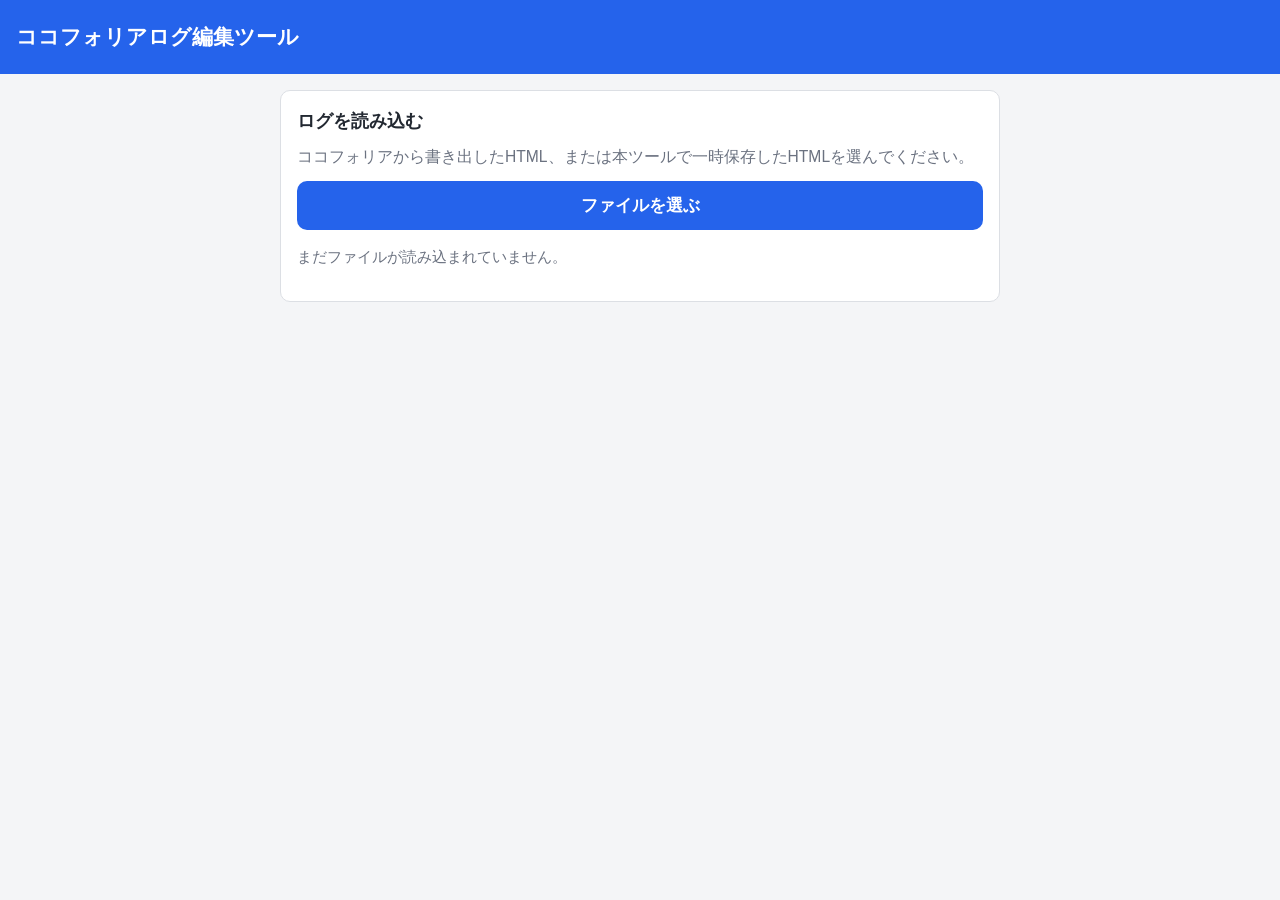
<file: index.html>
<!DOCTYPE html>
<html lang="ja">
<head>
<meta charset="UTF-8" />
<meta name="viewport" content="width=device-width, initial-scale=1.0, maximum-scale=1.0" />
<meta http-equiv="Content-Security-Policy" content="default-src 'none'; script-src 'self'; style-src 'self' 'unsafe-inline'; img-src 'self' data:; base-uri 'none'; form-action 'none'" />
<title>ココフォリアログ編集ツール</title>
<link rel="icon" href="L.png" />
<link rel="apple-touch-icon" href="L.png" />
<link rel="stylesheet" href="style.css?v=10" />
</head>
<body>

<header class="app-header">
  <h1>ココフォリアログ編集ツール</h1>
</header>

<button type="button" class="app-header__menu-btn" id="btn-sidebar-open" hidden aria-label="ツールメニューを開く">
  ☰
  <span class="app-header__menu-badge" id="sidebar-filter-dot" hidden></span>
</button>

<div class="layout">

  <div class="sidebar-backdrop" id="sidebar-backdrop" hidden></div>
  <aside class="sidebar" id="sidebar" hidden>
    <div class="sidebar__header">
      <span class="sidebar__title">ツール</span>
      <button type="button" class="bottom-bar__icon-btn" id="btn-sidebar-close" aria-label="メニューを閉じる">×</button>
    </div>

    <button type="button" class="btn btn--primary btn--block sidebar__first-btn" id="btn-save-temp">一時保存（HTML）</button>
    <button type="button" class="btn btn--secondary btn--block" id="btn-share-temp" hidden>共有して保存（保存先を選ぶ）</button>
    <p class="export-status" id="save-temp-status"></p>

    <div class="sidebar__section">
      <h3 class="sidebar__section-title">書き出す</h3>
      <label class="field filter-field">
        <span class="field__label">書き出し形式</span>
        <select id="export-format-select">
          <option value="markdown">Markdown（Notion向け）</option>
          <option value="text">テキスト（.txt）</option>
          <option value="preview-html">プレビュー用HTML（Notion貼り付け用）</option>
        </select>
      </label>
      <p class="sidebar__section-desc" id="export-format-note"></p>
      <button type="button" class="btn btn--secondary btn--block" id="btn-manage-preview-roles">KP/PL表示を設定</button>
      <button type="button" class="btn btn--secondary btn--block" id="btn-copy-export">コピー</button>
      <button type="button" class="btn btn--primary btn--block" id="btn-download-export">ダウンロード</button>
      <p class="export-status" id="export-status"></p>
    </div>

    <div class="sidebar__section">
      <h3 class="sidebar__section-title">その他の操作</h3>
      <button type="button" class="btn btn--secondary btn--block" id="btn-manage-speaker-colors">発言者を管理する（名前・色・表示方法・画像）</button>
      <button type="button" class="btn btn--secondary btn--block" id="btn-import-preview">旧プレビューの編集内容を取り込む</button>
      <input type="file" id="import-preview-input" accept=".html,text/html" hidden />
      <button type="button" class="btn btn--danger btn--block" id="btn-delete-empty">本文が空の発言をまとめて削除</button>
    </div>

    <div class="sidebar__section">
      <h3 class="sidebar__section-title">絞り込み</h3>
      <p class="sidebar__section-desc" id="filter-summary">すべて表示中</p>
      <label class="field filter-field">
        <span class="field__label">発言者で絞り込む</span>
        <select id="speaker-filter-select">
          <option value="all">すべての発言者</option>
        </select>
      </label>

      <label class="field filter-field">
        <span class="field__label">表示するダイスロール判定</span>
        <select id="filter-select">
          <option value="all">すべて表示</option>
          <option value="dice">ダイスロールのみ</option>
          <option value="dice-success">ダイスロール：成功系のみ（クリティカル/イクストリーム成功/ハード成功/レギュラー成功/成功）</option>
          <option value="dice-failure">ダイスロール：失敗系のみ（失敗/ファンブル）</option>
          <option value="talk">ダイスロール以外（会話のみ）</option>
        </select>
      </label>
    </div>

    <div class="sidebar__section" id="load-collapsed" hidden>
      <h3 class="sidebar__section-title">ファイル</h3>
      <p class="sidebar__section-desc" id="load-collapsed-text"></p>
      <button type="button" class="btn btn--secondary btn--block" id="btn-load-expand">別のファイルを読み込む</button>
    </div>

    <div class="sidebar__section">
      <a class="btn btn--secondary btn--block" href="manual.html" target="_blank" rel="noopener">📖 取扱説明書を開く</a>
    </div>
  </aside>

  <main>

    <!-- 読み込みエリア -->
    <section class="panel" id="section-load">
      <div id="load-full">
        <h2 class="panel__title">ログを読み込む</h2>
        <p class="panel__desc">ココフォリアから書き出したHTML、または本ツールで一時保存したHTMLを選んでください。</p>

        <div class="restore-notice" id="restore-notice" hidden>
          <p class="restore-notice__title">編集途中の内容が残っています（最新5件まで自動保存）</p>
          <ul class="restore-list" id="restore-list"></ul>
        </div>

        <label class="btn btn--primary btn--block" for="file-input">ファイルを選ぶ</label>
        <input type="file" id="file-input" accept=".html,text/html" hidden />
        <p class="load-status" id="load-status">まだファイルが読み込まれていません。</p>
        <button type="button" class="btn btn--secondary btn--block load-cancel" id="btn-load-cancel" hidden>キャンセル（編集中のログに戻る）</button>
      </div>
    </section>

    <!-- 編集エリア -->
    <section class="panel" id="section-editor" hidden>
      <h2 class="panel__title">発言を編集する</h2>

      <p class="filter-note" id="filter-note" hidden>※ 絞り込み中は並べ替え・追加ができません。「すべて表示」に戻すとご利用いただけます。</p>

      <p class="msg-count" id="msg-count"></p>
      <p class="panel__desc">発言をタップして選択すると、画面下部に操作ボタンが表示されます。ダブルタップ（ダブルクリック）ですぐに編集画面が開きます。</p>

      <div id="message-list" class="message-list"></div>
    </section>

  </main>

</div>

<!-- 発言 追加・編集パネル（オーバーレイ） -->
<div class="overlay" id="msg-overlay" hidden>
  <div class="overlay__backdrop" id="msg-overlay-backdrop"></div>
  <div class="overlay__sheet" role="dialog" aria-modal="true" aria-labelledby="msg-form-title">
    <h3 id="msg-form-title">発言を編集</h3>

    <form id="msg-form">
      <label class="field">
        <span class="field__label">タブ</span>
        <select id="field-tab-select">
          <option value="__new__">＋ 新しいタブを追加する</option>
        </select>
      </label>

      <div id="new-tab-block" class="new-speaker-block" hidden>
        <label class="field">
          <span class="field__label">新しいタブ名</span>
          <input type="text" id="field-tab-name" placeholder="[main]" />
        </label>
      </div>

      <label class="field">
        <span class="field__label">発言者</span>
        <select id="field-speaker-select">
          <option value="__new__">＋ 新しい発言者を登録する</option>
        </select>
      </label>

      <div id="new-speaker-block" class="new-speaker-block" hidden>
        <label class="field">
          <span class="field__label">新しい発言者名</span>
          <input type="text" id="field-speaker-name" placeholder="発言者名を入力" />
        </label>
        <div class="field">
          <span class="field__label">色を選ぶ</span>
          <div class="color-swatches" id="color-swatches"></div>
        </div>
        <label class="field">
          <span class="field__label">カラーコード（任意）</span>
          <input type="text" id="field-speaker-color" placeholder="#03a9f4" />
        </label>
      </div>

      <div id="icon-field-block" class="new-speaker-block" hidden>
        <span class="field__label">表情差分（アイコン）</span>
        <div class="icon-picker" id="icon-picker-list"></div>
        <label class="btn btn--secondary btn--small" for="field-icon-upload">＋ 新しい画像を追加</label>
        <input type="file" id="field-icon-upload" accept="image/*" hidden />
      </div>

      <label class="field">
        <span class="field__label">本文</span>
        <textarea id="field-text" rows="5" placeholder="発言の本文" required></textarea>
      </label>

      <label class="field field--checkbox">
        <input type="checkbox" id="field-dice" />
        <span class="field__label">ダイスロールとして扱う</span>
      </label>

      <div class="overlay__actions">
        <button type="button" class="btn btn--secondary btn--block" id="btn-cancel-msg">キャンセル</button>
        <button type="submit" class="btn btn--primary btn--block" id="btn-submit-msg">保存する</button>
      </div>
    </form>
  </div>
</div>

<!-- 発言者管理パネル（色・キャラクター発言/地の文・表情差分画像、オーバーレイ） -->
<div class="overlay" id="speaker-color-overlay" hidden>
  <div class="overlay__backdrop" id="speaker-color-overlay-backdrop"></div>
  <div class="overlay__sheet" role="dialog" aria-modal="true" aria-labelledby="speaker-color-title">
    <h3 id="speaker-color-title">発言者を管理する</h3>
    <p class="panel__desc">発言者ごとに、名前・色・表示方法（キャラクター発言／地の文）・表情差分画像をまとめて管理します。「キャラクター発言」を選ぶとアイコンから吹き出しが出る表示になり、「地の文」を選ぶと画像は使わず従来通りの表示になります。</p>
    <div id="speaker-color-list" class="speaker-color-list"></div>
    <button type="button" class="btn btn--secondary btn--block" id="btn-close-speaker-colors">閉じる</button>
  </div>
</div>

<!-- 表情差分画像の拡大表示（オーバーレイ） -->
<div class="overlay" id="image-preview-overlay" hidden>
  <div class="overlay__backdrop" id="image-preview-overlay-backdrop"></div>
  <div class="overlay__sheet overlay__sheet--image" role="dialog" aria-modal="true" aria-label="画像を拡大表示">
    <img id="image-preview-img" class="image-preview__img" alt="表情差分の拡大表示" />
    <p class="panel__desc">元画像は小さいため、拡大するとぼやけて表示されます。はっきり見せたい場合は「差し替える」からより解像度の高い画像に変更してください。</p>
    <button type="button" class="btn btn--secondary btn--block" id="btn-close-image-preview">閉じる</button>
  </div>
</div>

<!-- プレビュー用HTMLのKP/PL表示設定パネル（オーバーレイ） -->
<div class="overlay" id="preview-role-overlay" hidden>
  <div class="overlay__backdrop" id="preview-role-overlay-backdrop"></div>
  <div class="overlay__sheet" role="dialog" aria-modal="true" aria-labelledby="preview-role-title">
    <h3 id="preview-role-title">KP/PL表示を設定</h3>
    <p class="panel__desc">書き出し（Markdown・テキスト・プレビュー用HTML）でKP・PLとして扱う発言者を選んでください（それぞれ複数選択可）。どちらも選ばなかった発言者は、個別のキャラクターとして扱われます。</p>
    <div id="preview-role-list" class="preview-role-list"></div>
    <button type="button" class="btn btn--secondary btn--block" id="btn-close-preview-roles">閉じる</button>
  </div>
</div>

<!-- 選択中の発言に対する操作バー（画面下部に固定） -->
<div class="bottom-bar" id="bottom-bar" hidden>
  <div class="bottom-bar__row1" id="bottom-bar-row1">
    <span class="bottom-bar__label" id="bottom-bar-label"></span>
    <button type="button" class="bottom-bar__icon-btn" id="btn-bottom-bar-toggle" aria-label="操作パネルを開閉する">▾</button>
    <button type="button" class="bottom-bar__icon-btn" id="btn-bottom-bar-close" aria-label="選択を解除する">×</button>
  </div>
  <div class="action-grid" id="bottom-bar-actions">
    <button type="button" class="btn btn--secondary btn--small" id="bar-action-up">↑ 上へ</button>
    <button type="button" class="btn btn--secondary btn--small" id="bar-action-down">↓ 下へ</button>
    <button type="button" class="btn btn--secondary btn--small" id="bar-action-edit">編集</button>
    <button type="button" class="btn btn--danger btn--small" id="bar-action-delete">削除</button>
    <button type="button" class="btn btn--secondary btn--small btn--full" id="bar-action-insert-below">＋ この下に発言を追加</button>
  </div>
</div>

<script src="app.js?v=12"></script>
</body>
</html>
</file>
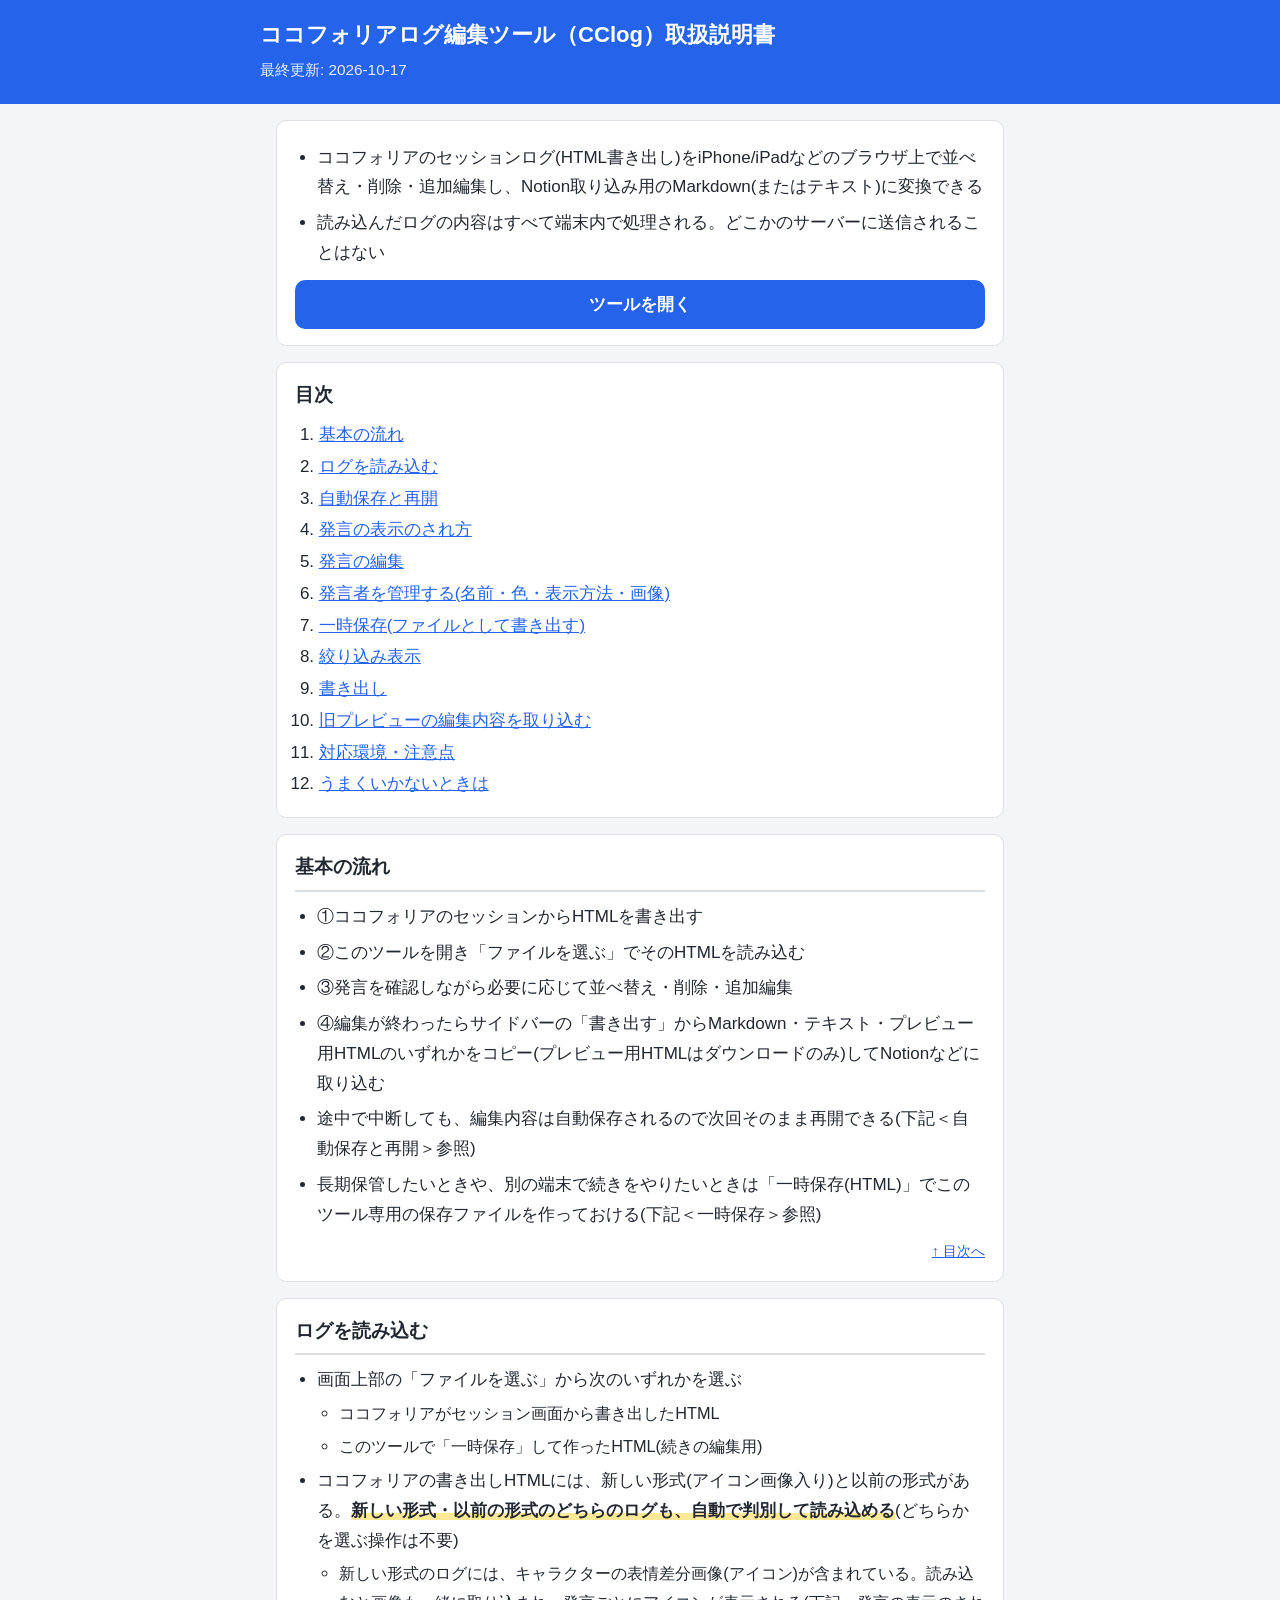
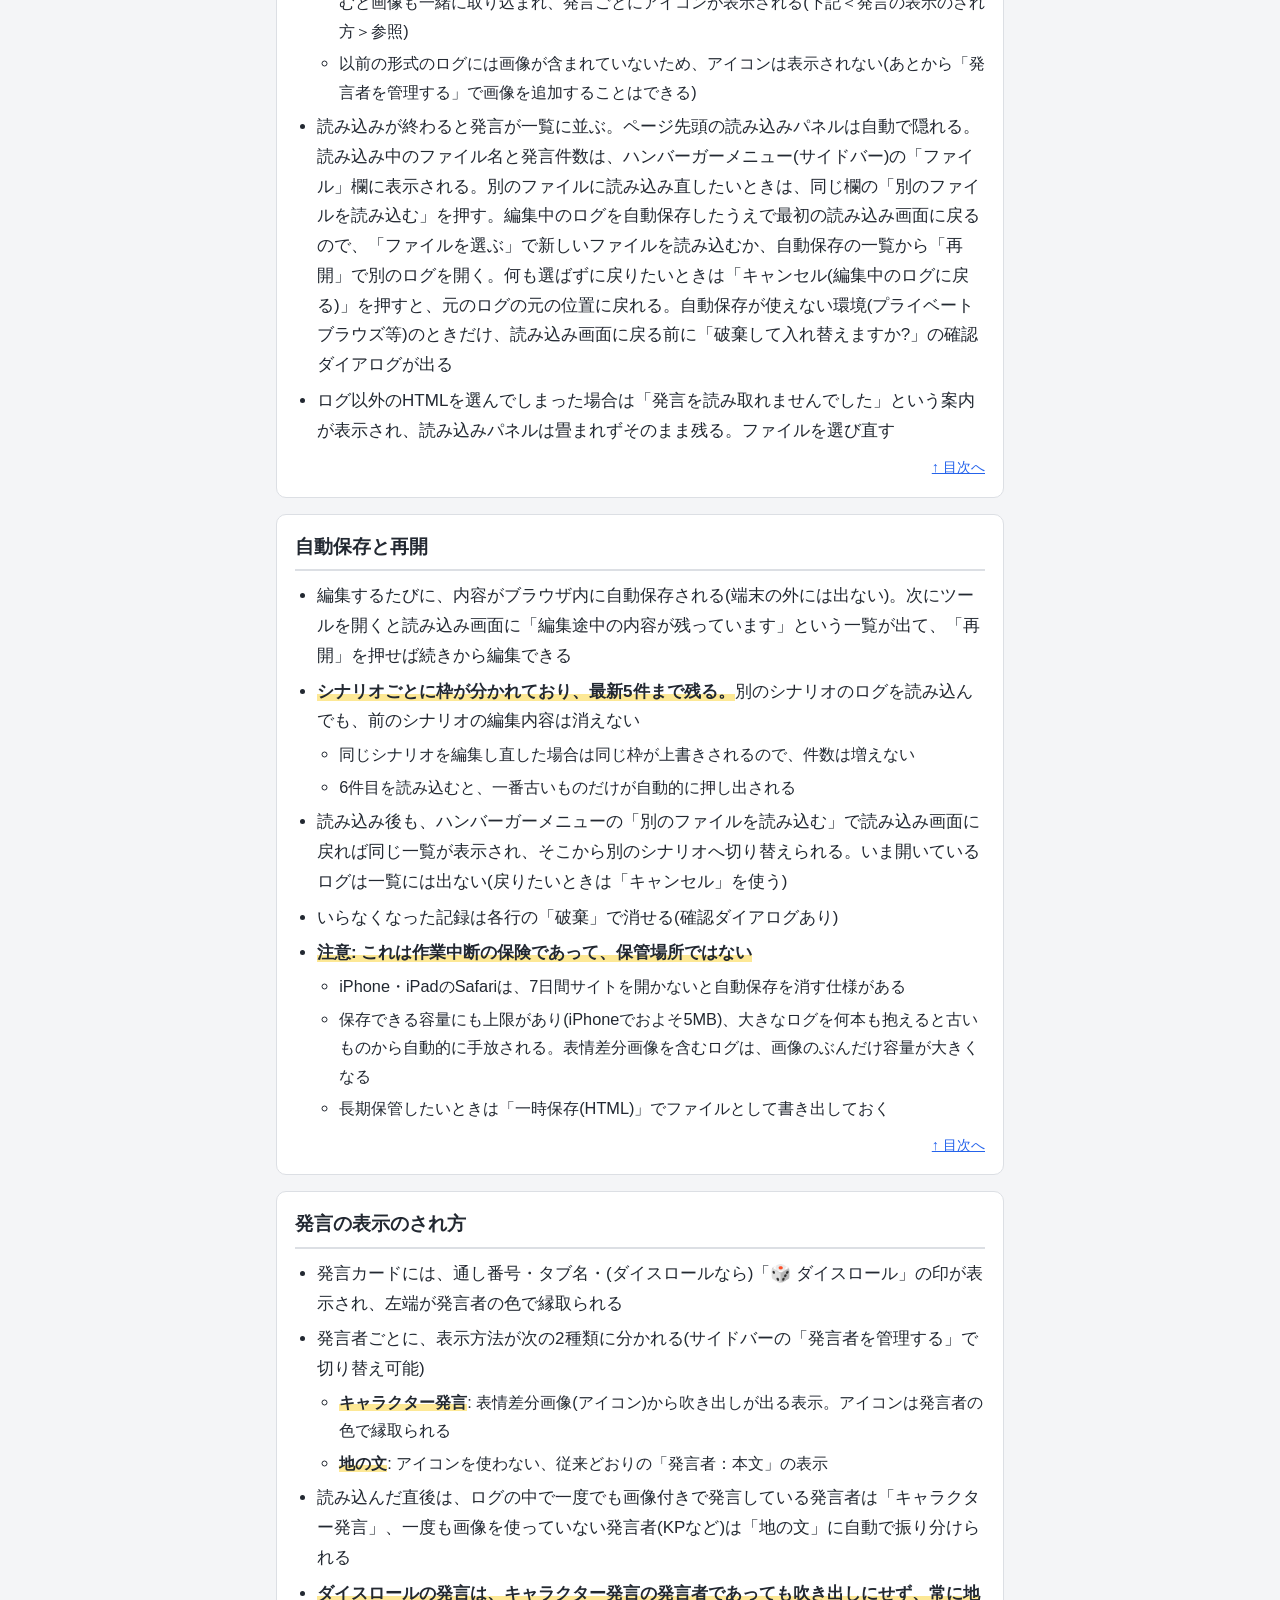
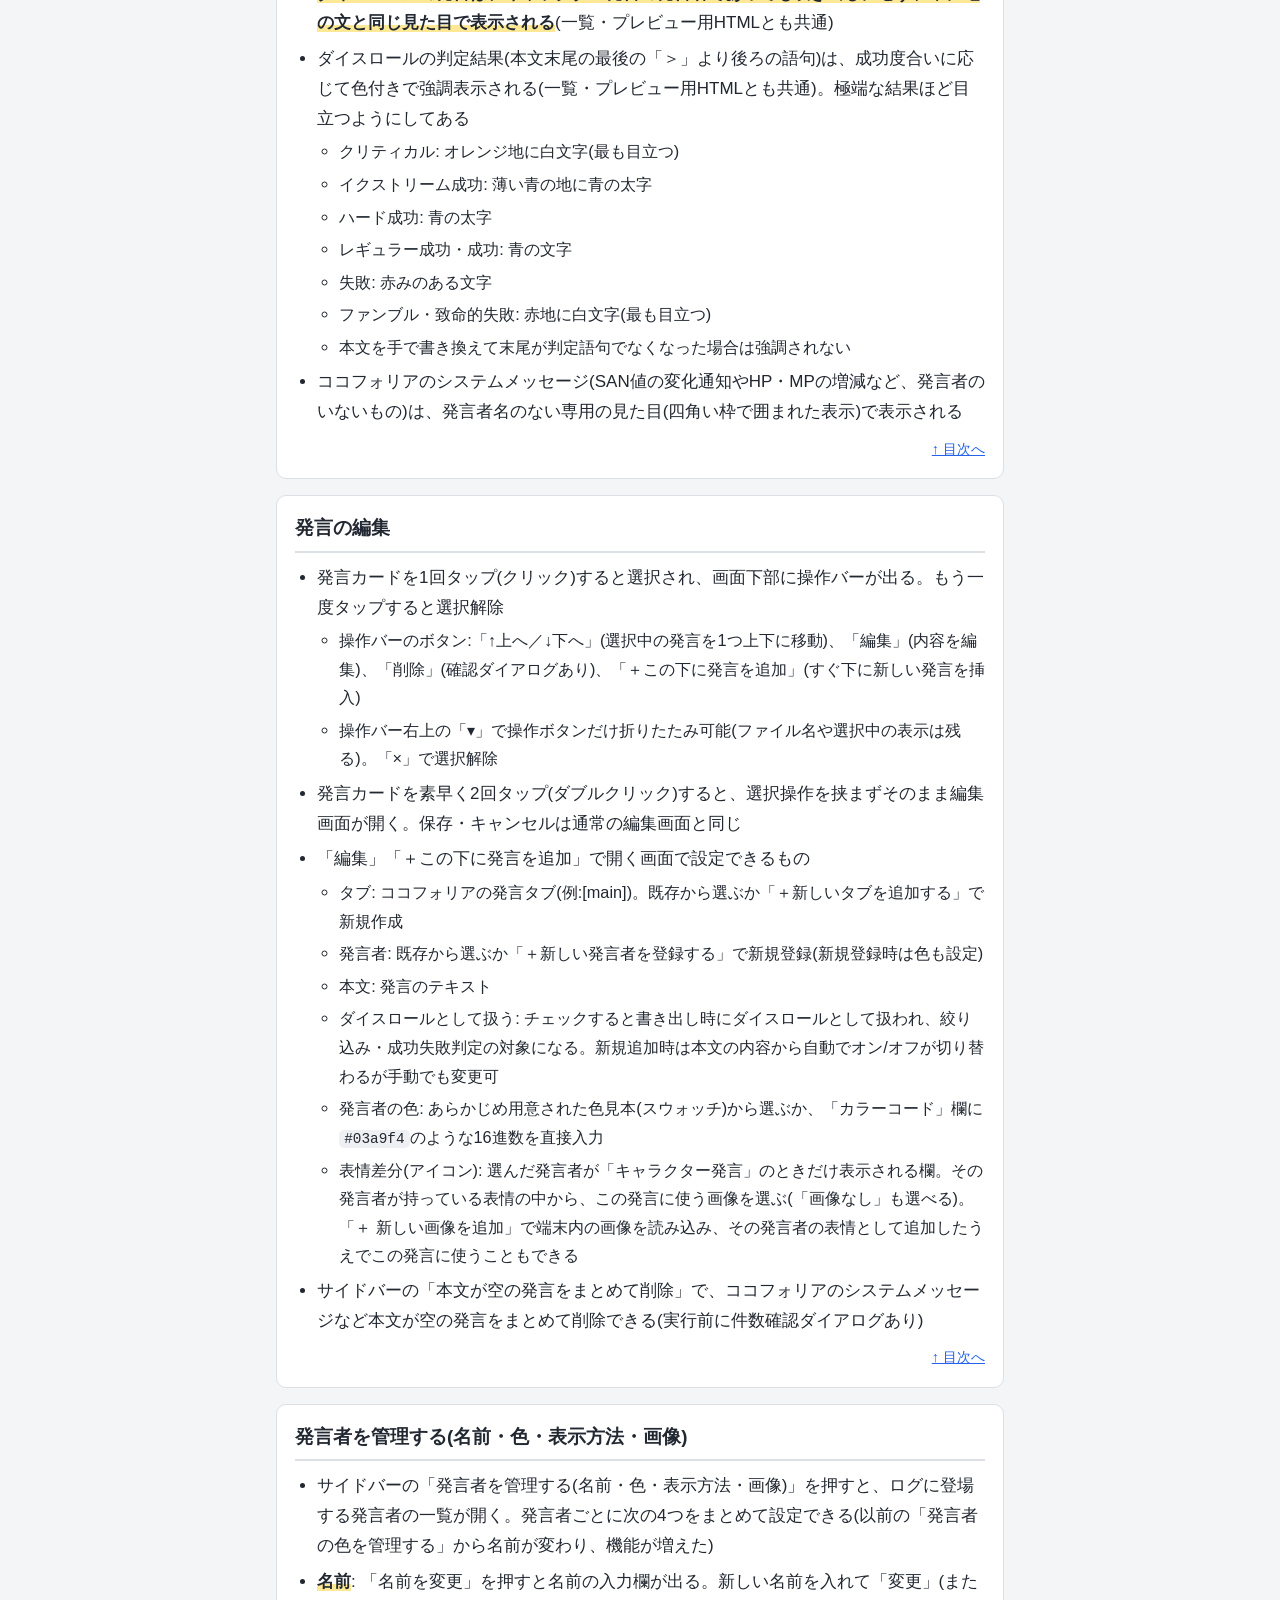
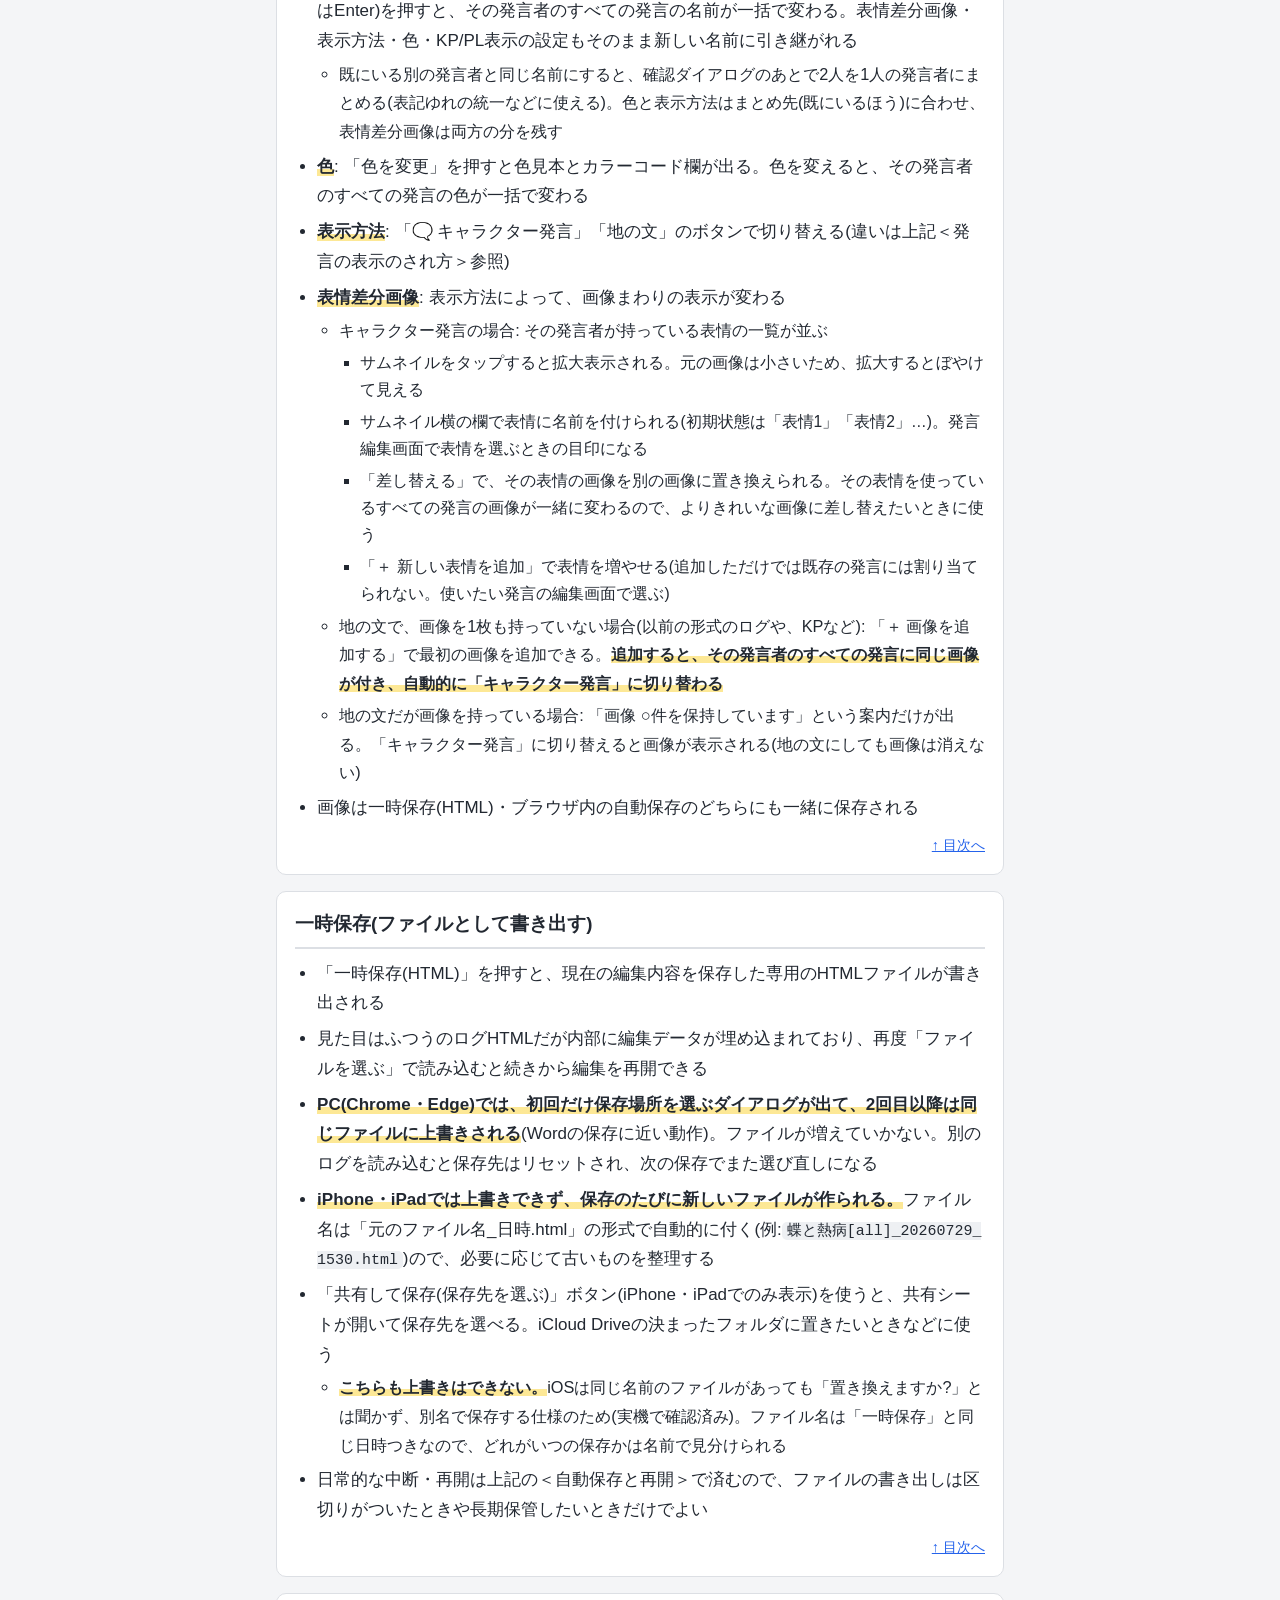
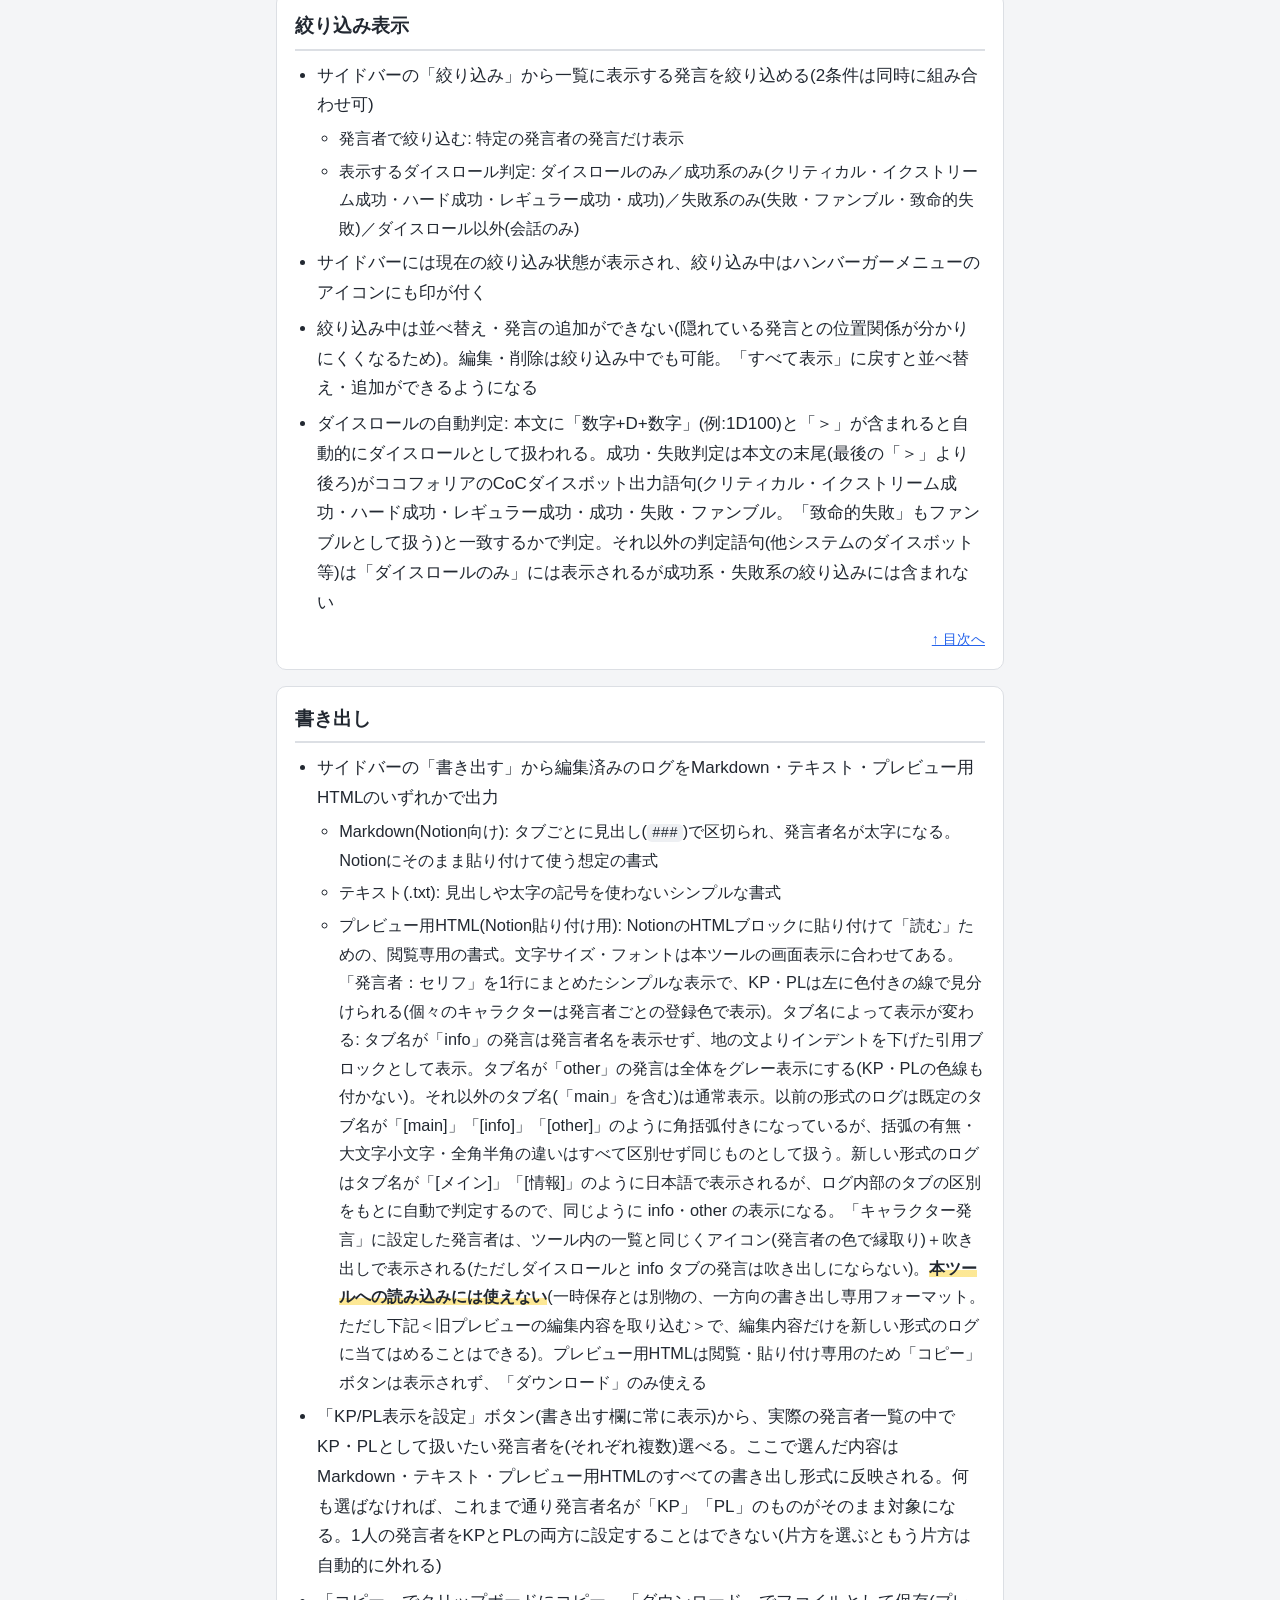
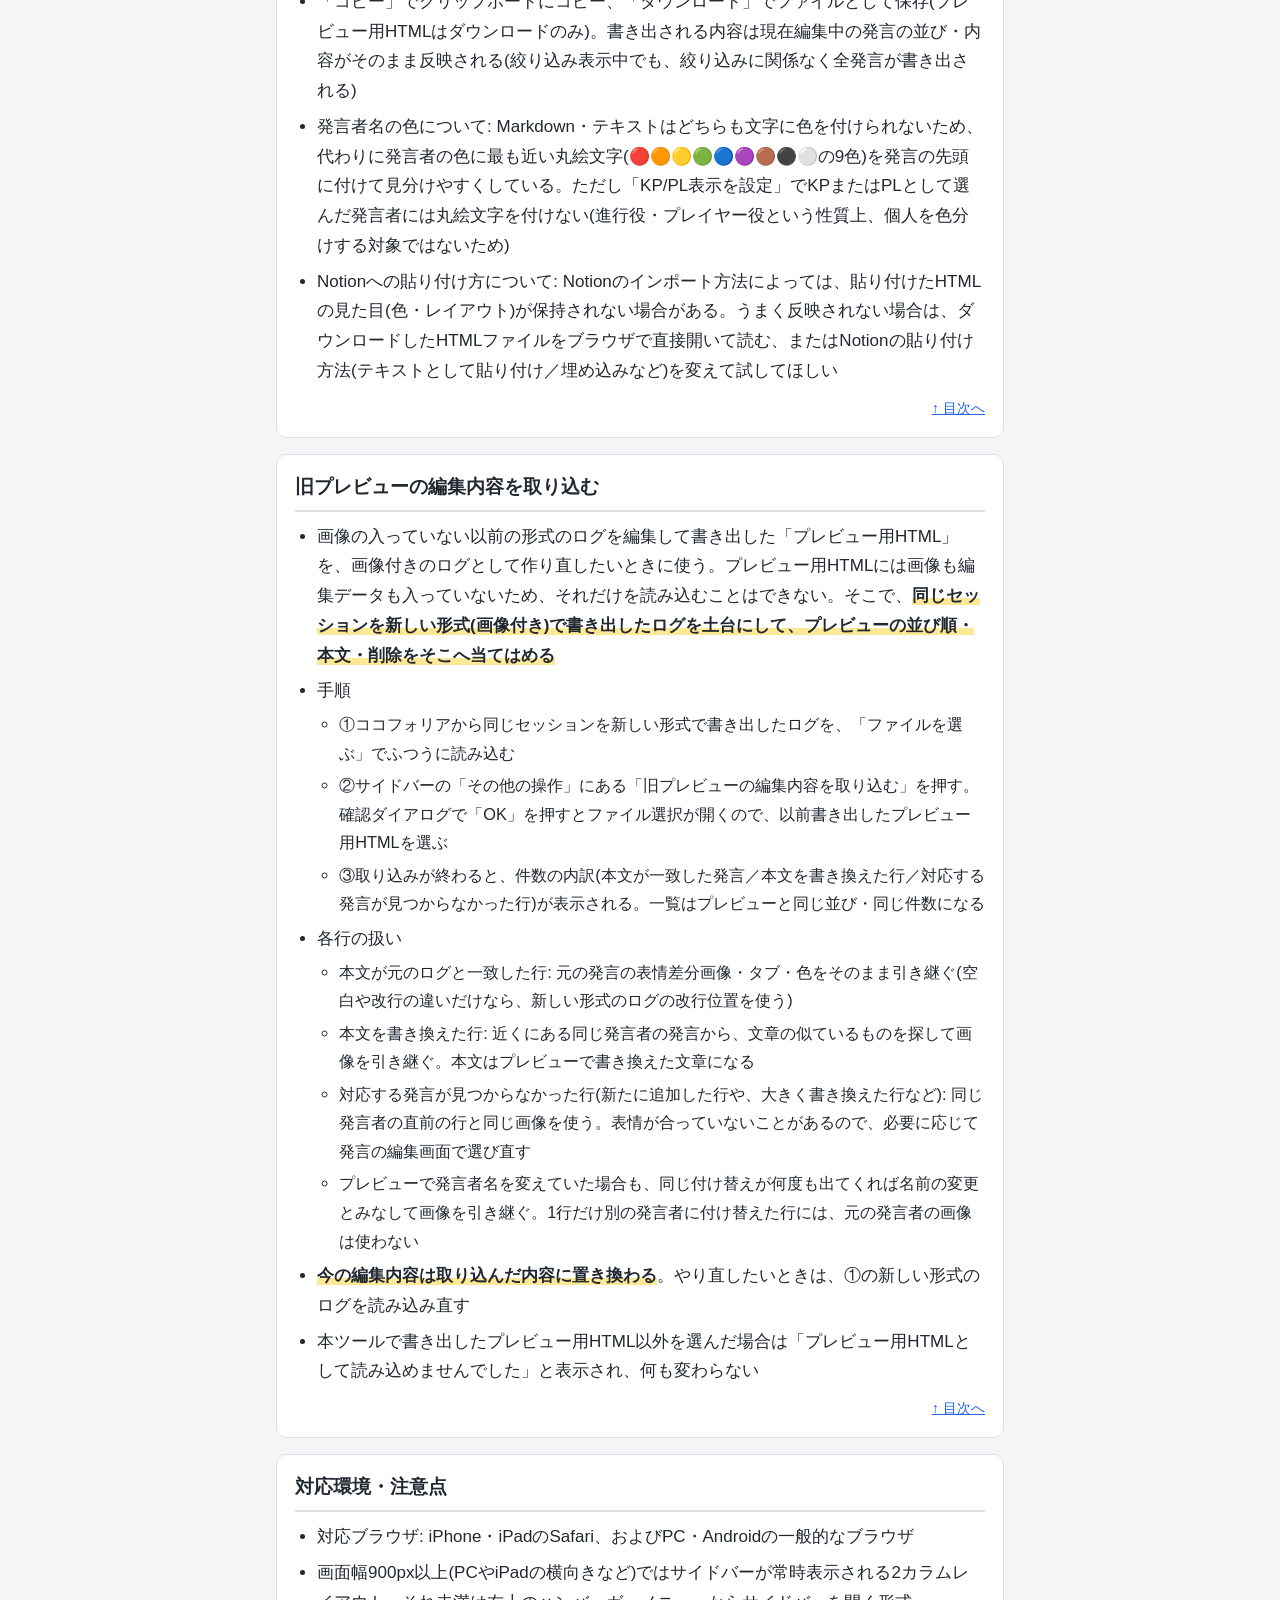
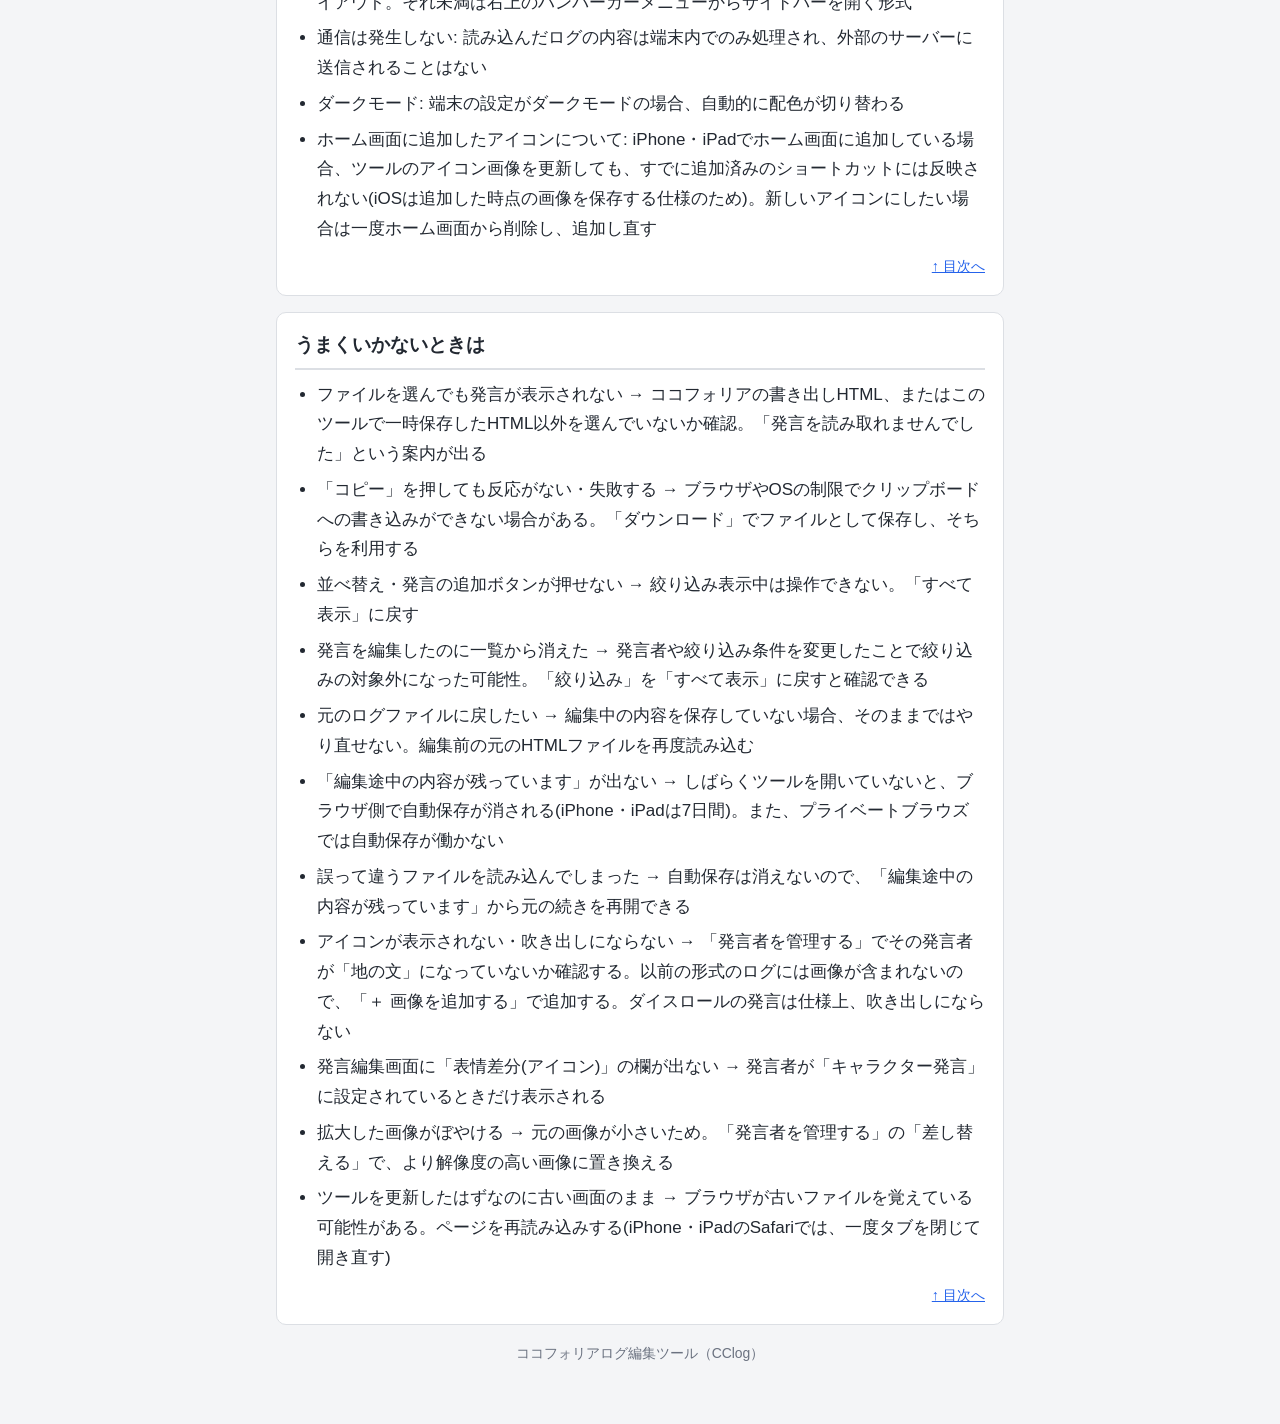
<file: manual.html>
<!DOCTYPE html>
<html lang="ja">
<head>
<meta charset="UTF-8" />
<meta name="viewport" content="width=device-width, initial-scale=1.0" />
<meta http-equiv="Content-Security-Policy" content="default-src 'none'; style-src 'unsafe-inline'; img-src 'self'; base-uri 'none'; form-action 'none'" />
<title>CClog 取扱説明書</title>
<link rel="icon" href="L.png" />
<link rel="apple-touch-icon" href="L.png" />
<style>
:root {
  --color-bg: #f4f5f7;
  --color-surface: #ffffff;
  --color-border: #dcdfe4;
  --color-text: #222831;
  --color-text-sub: #6b7280;
  --color-primary: #2563eb;
  --color-code-bg: #eef0f3;
  --radius: 10px;
  font-size: 17px;
}
@media (prefers-color-scheme: dark) {
  :root {
    --color-bg: #16181d;
    --color-surface: #1f2229;
    --color-border: #33363d;
    --color-text: #e7e9ee;
    --color-text-sub: #9aa0aa;
    --color-primary: #6b9cff;
    --color-code-bg: #2a2d35;
  }
  .app-header { background: #1d3f8f; }
}
* { box-sizing: border-box; }
html { scroll-behavior: smooth; }
body {
  margin: 0;
  background: var(--color-bg);
  color: var(--color-text);
  font-family: -apple-system, BlinkMacSystemFont, "Hiragino Sans", "Yu Gothic UI", sans-serif;
  line-height: 1.75;
  -webkit-text-size-adjust: 100%;
}
.app-header { background: #2563eb; color: #fff; padding: 20px 16px; }
.app-header__inner { max-width: 760px; margin: 0 auto; }
.app-header h1 { margin: 0; font-size: 1.3rem; line-height: 1.4; }
.app-header p { margin: 6px 0 0; font-size: 0.9rem; opacity: 0.9; }
main { max-width: 760px; margin: 0 auto; padding: 16px 16px 60px; }
.card {
  background: var(--color-surface);
  border: 1px solid var(--color-border);
  border-radius: var(--radius);
  padding: 16px 18px;
  margin-bottom: 16px;
}
.open-tool {
  display: flex; align-items: center; justify-content: center;
  min-height: 48px; margin-top: 12px; padding: 10px 16px;
  border-radius: var(--radius); background: #2563eb; color: #fff;
  font-weight: 600; text-decoration: none;
}
.toc h2, .sec h2 { margin: 0 0 8px; font-size: 1.1rem; }
.toc ol { margin: 0; padding-left: 1.4em; }
.toc li { margin: 2px 0; }
.sec { scroll-margin-top: 12px; }
.sec h2 { padding-bottom: 6px; border-bottom: 2px solid var(--color-border); margin-bottom: 10px; }
ul { margin: 0; padding-left: 1.3em; }
li { margin: 6px 0; }
li li { margin: 4px 0; font-size: 0.96em; }
p { margin: 0 0 8px; }
a { color: var(--color-primary); word-break: break-all; }
strong { background: linear-gradient(transparent 62%, rgba(250, 204, 21, 0.45) 62%); }
code {
  font-family: ui-monospace, SFMono-Regular, Menlo, Consolas, monospace;
  font-size: 0.88em; background: var(--color-code-bg);
  padding: 1px 5px; border-radius: 5px; word-break: break-all;
}
.to-top { display: block; text-align: right; font-size: 0.85rem; margin-top: 10px; }
footer { text-align: center; color: var(--color-text-sub); font-size: 0.82rem; }
</style>
</head>
<body>

<header class="app-header">
  <div class="app-header__inner">
    <h1>ココフォリアログ編集ツール（CClog）取扱説明書</h1>
    <p>最終更新: 2026-10-17</p>
  </div>
</header>

<main id="top">
  <div class="card">
    <ul><li>ココフォリアのセッションログ(HTML書き出し)をiPhone/iPadなどのブラウザ上で並べ替え・削除・追加編集し、Notion取り込み用のMarkdown(またはテキスト)に変換できる</li><li>読み込んだログの内容はすべて端末内で処理される。どこかのサーバーに送信されることはない</li></ul>
    <a class="open-tool" href="./">ツールを開く</a>
  </div>

  <nav class="card toc" aria-label="目次">
    <h2>目次</h2>
    <ol><li><a href="#sec-1">基本の流れ</a></li><li><a href="#sec-2">ログを読み込む</a></li><li><a href="#sec-3">自動保存と再開</a></li><li><a href="#sec-4">発言の表示のされ方</a></li><li><a href="#sec-5">発言の編集</a></li><li><a href="#sec-6">発言者を管理する(名前・色・表示方法・画像)</a></li><li><a href="#sec-7">一時保存(ファイルとして書き出す)</a></li><li><a href="#sec-8">絞り込み表示</a></li><li><a href="#sec-9">書き出し</a></li><li><a href="#sec-9b">旧プレビューの編集内容を取り込む</a></li><li><a href="#sec-10">対応環境・注意点</a></li><li><a href="#sec-11">うまくいかないときは</a></li></ol>
  </nav>

  <div class="card-list"><section class="card sec" id="sec-1"><h2>基本の流れ</h2><ul><li>①ココフォリアのセッションからHTMLを書き出す</li><li>②このツールを開き「ファイルを選ぶ」でそのHTMLを読み込む</li><li>③発言を確認しながら必要に応じて並べ替え・削除・追加編集</li><li>④編集が終わったらサイドバーの「書き出す」からMarkdown・テキスト・プレビュー用HTMLのいずれかをコピー(プレビュー用HTMLはダウンロードのみ)してNotionなどに取り込む</li><li>途中で中断しても、編集内容は自動保存されるので次回そのまま再開できる(下記＜自動保存と再開＞参照)</li><li>長期保管したいときや、別の端末で続きをやりたいときは「一時保存(HTML)」でこのツール専用の保存ファイルを作っておける(下記＜一時保存＞参照)</li></ul><a class="to-top" href="#top">↑ 目次へ</a></section>
<section class="card sec" id="sec-2"><h2>ログを読み込む</h2><ul><li>画面上部の「ファイルを選ぶ」から次のいずれかを選ぶ<ul><li>ココフォリアがセッション画面から書き出したHTML</li><li>このツールで「一時保存」して作ったHTML(続きの編集用)</li></ul></li><li>ココフォリアの書き出しHTMLには、新しい形式(アイコン画像入り)と以前の形式がある。<strong>新しい形式・以前の形式のどちらのログも、自動で判別して読み込める</strong>(どちらかを選ぶ操作は不要)<ul><li>新しい形式のログには、キャラクターの表情差分画像(アイコン)が含まれている。読み込むと画像も一緒に取り込まれ、発言ごとにアイコンが表示される(下記＜発言の表示のされ方＞参照)</li><li>以前の形式のログには画像が含まれていないため、アイコンは表示されない(あとから「発言者を管理する」で画像を追加することはできる)</li></ul></li><li>読み込みが終わると発言が一覧に並ぶ。ページ先頭の読み込みパネルは自動で隠れる。読み込み中のファイル名と発言件数は、ハンバーガーメニュー(サイドバー)の「ファイル」欄に表示される。別のファイルに読み込み直したいときは、同じ欄の「別のファイルを読み込む」を押す。編集中のログを自動保存したうえで最初の読み込み画面に戻るので、「ファイルを選ぶ」で新しいファイルを読み込むか、自動保存の一覧から「再開」で別のログを開く。何も選ばずに戻りたいときは「キャンセル(編集中のログに戻る)」を押すと、元のログの元の位置に戻れる。自動保存が使えない環境(プライベートブラウズ等)のときだけ、読み込み画面に戻る前に「破棄して入れ替えますか?」の確認ダイアログが出る</li><li>ログ以外のHTMLを選んでしまった場合は「発言を読み取れませんでした」という案内が表示され、読み込みパネルは畳まれずそのまま残る。ファイルを選び直す</li></ul><a class="to-top" href="#top">↑ 目次へ</a></section>
<section class="card sec" id="sec-3"><h2>自動保存と再開</h2><ul><li>編集するたびに、内容がブラウザ内に自動保存される(端末の外には出ない)。次にツールを開くと読み込み画面に「編集途中の内容が残っています」という一覧が出て、「再開」を押せば続きから編集できる</li><li><strong>シナリオごとに枠が分かれており、最新5件まで残る。</strong>別のシナリオのログを読み込んでも、前のシナリオの編集内容は消えない<ul><li>同じシナリオを編集し直した場合は同じ枠が上書きされるので、件数は増えない</li><li>6件目を読み込むと、一番古いものだけが自動的に押し出される</li></ul></li><li>読み込み後も、ハンバーガーメニューの「別のファイルを読み込む」で読み込み画面に戻れば同じ一覧が表示され、そこから別のシナリオへ切り替えられる。いま開いているログは一覧には出ない(戻りたいときは「キャンセル」を使う)</li><li>いらなくなった記録は各行の「破棄」で消せる(確認ダイアログあり)</li><li><strong>注意: これは作業中断の保険であって、保管場所ではない</strong><ul><li>iPhone・iPadのSafariは、7日間サイトを開かないと自動保存を消す仕様がある</li><li>保存できる容量にも上限があり(iPhoneでおよそ5MB)、大きなログを何本も抱えると古いものから自動的に手放される。表情差分画像を含むログは、画像のぶんだけ容量が大きくなる</li><li>長期保管したいときは「一時保存(HTML)」でファイルとして書き出しておく</li></ul></li></ul><a class="to-top" href="#top">↑ 目次へ</a></section>
<section class="card sec" id="sec-4"><h2>発言の表示のされ方</h2><ul><li>発言カードには、通し番号・タブ名・(ダイスロールなら)「🎲 ダイスロール」の印が表示され、左端が発言者の色で縁取られる</li><li>発言者ごとに、表示方法が次の2種類に分かれる(サイドバーの「発言者を管理する」で切り替え可能)<ul><li><strong>キャラクター発言</strong>: 表情差分画像(アイコン)から吹き出しが出る表示。アイコンは発言者の色で縁取られる</li><li><strong>地の文</strong>: アイコンを使わない、従来どおりの「発言者：本文」の表示</li></ul></li><li>読み込んだ直後は、ログの中で一度でも画像付きで発言している発言者は「キャラクター発言」、一度も画像を使っていない発言者(KPなど)は「地の文」に自動で振り分けられる</li><li><strong>ダイスロールの発言は、キャラクター発言の発言者であっても吹き出しにせず、常に地の文と同じ見た目で表示される</strong>(一覧・プレビュー用HTMLとも共通)</li><li>ダイスロールの判定結果(本文末尾の最後の「＞」より後ろの語句)は、成功度合いに応じて色付きで強調表示される(一覧・プレビュー用HTMLとも共通)。極端な結果ほど目立つようにしてある<ul><li>クリティカル: オレンジ地に白文字(最も目立つ)</li><li>イクストリーム成功: 薄い青の地に青の太字</li><li>ハード成功: 青の太字</li><li>レギュラー成功・成功: 青の文字</li><li>失敗: 赤みのある文字</li><li>ファンブル・致命的失敗: 赤地に白文字(最も目立つ)</li><li>本文を手で書き換えて末尾が判定語句でなくなった場合は強調されない</li></ul></li><li>ココフォリアのシステムメッセージ(SAN値の変化通知やHP・MPの増減など、発言者のいないもの)は、発言者名のない専用の見た目(四角い枠で囲まれた表示)で表示される</li></ul><a class="to-top" href="#top">↑ 目次へ</a></section>
<section class="card sec" id="sec-5"><h2>発言の編集</h2><ul><li>発言カードを1回タップ(クリック)すると選択され、画面下部に操作バーが出る。もう一度タップすると選択解除<ul><li>操作バーのボタン:「↑上へ／↓下へ」(選択中の発言を1つ上下に移動)、「編集」(内容を編集)、「削除」(確認ダイアログあり)、「＋この下に発言を追加」(すぐ下に新しい発言を挿入)</li><li>操作バー右上の「▾」で操作ボタンだけ折りたたみ可能(ファイル名や選択中の表示は残る)。「&#215;」で選択解除</li></ul></li><li>発言カードを素早く2回タップ(ダブルクリック)すると、選択操作を挟まずそのまま編集画面が開く。保存・キャンセルは通常の編集画面と同じ</li><li>「編集」「＋この下に発言を追加」で開く画面で設定できるもの<ul><li>タブ: ココフォリアの発言タブ(例:[main])。既存から選ぶか「＋新しいタブを追加する」で新規作成</li><li>発言者: 既存から選ぶか「＋新しい発言者を登録する」で新規登録(新規登録時は色も設定)</li><li>本文: 発言のテキスト</li><li>ダイスロールとして扱う: チェックすると書き出し時にダイスロールとして扱われ、絞り込み・成功失敗判定の対象になる。新規追加時は本文の内容から自動でオン/オフが切り替わるが手動でも変更可</li><li>発言者の色: あらかじめ用意された色見本(スウォッチ)から選ぶか、「カラーコード」欄に<code>#03a9f4</code>のような16進数を直接入力</li><li>表情差分(アイコン): 選んだ発言者が「キャラクター発言」のときだけ表示される欄。その発言者が持っている表情の中から、この発言に使う画像を選ぶ(「画像なし」も選べる)。「＋ 新しい画像を追加」で端末内の画像を読み込み、その発言者の表情として追加したうえでこの発言に使うこともできる</li></ul></li><li>サイドバーの「本文が空の発言をまとめて削除」で、ココフォリアのシステムメッセージなど本文が空の発言をまとめて削除できる(実行前に件数確認ダイアログあり)</li></ul><a class="to-top" href="#top">↑ 目次へ</a></section>
<section class="card sec" id="sec-6"><h2>発言者を管理する(名前・色・表示方法・画像)</h2><ul><li>サイドバーの「発言者を管理する(名前・色・表示方法・画像)」を押すと、ログに登場する発言者の一覧が開く。発言者ごとに次の4つをまとめて設定できる(以前の「発言者の色を管理する」から名前が変わり、機能が増えた)</li><li><strong>名前</strong>: 「名前を変更」を押すと名前の入力欄が出る。新しい名前を入れて「変更」(またはEnter)を押すと、その発言者のすべての発言の名前が一括で変わる。表情差分画像・表示方法・色・KP/PL表示の設定もそのまま新しい名前に引き継がれる<ul><li>既にいる別の発言者と同じ名前にすると、確認ダイアログのあとで2人を1人の発言者にまとめる(表記ゆれの統一などに使える)。色と表示方法はまとめ先(既にいるほう)に合わせ、表情差分画像は両方の分を残す</li></ul></li><li><strong>色</strong>: 「色を変更」を押すと色見本とカラーコード欄が出る。色を変えると、その発言者のすべての発言の色が一括で変わる</li><li><strong>表示方法</strong>: 「🗨️ キャラクター発言」「地の文」のボタンで切り替える(違いは上記＜発言の表示のされ方＞参照)</li><li><strong>表情差分画像</strong>: 表示方法によって、画像まわりの表示が変わる<ul><li>キャラクター発言の場合: その発言者が持っている表情の一覧が並ぶ<ul><li>サムネイルをタップすると拡大表示される。元の画像は小さいため、拡大するとぼやけて見える</li><li>サムネイル横の欄で表情に名前を付けられる(初期状態は「表情1」「表情2」…)。発言編集画面で表情を選ぶときの目印になる</li><li>「差し替える」で、その表情の画像を別の画像に置き換えられる。その表情を使っているすべての発言の画像が一緒に変わるので、よりきれいな画像に差し替えたいときに使う</li><li>「＋ 新しい表情を追加」で表情を増やせる(追加しただけでは既存の発言には割り当てられない。使いたい発言の編集画面で選ぶ)</li></ul></li><li>地の文で、画像を1枚も持っていない場合(以前の形式のログや、KPなど): 「＋ 画像を追加する」で最初の画像を追加できる。<strong>追加すると、その発言者のすべての発言に同じ画像が付き、自動的に「キャラクター発言」に切り替わる</strong></li><li>地の文だが画像を持っている場合: 「画像 ○件を保持しています」という案内だけが出る。「キャラクター発言」に切り替えると画像が表示される(地の文にしても画像は消えない)</li></ul></li><li>画像は一時保存(HTML)・ブラウザ内の自動保存のどちらにも一緒に保存される</li></ul><a class="to-top" href="#top">↑ 目次へ</a></section>
<section class="card sec" id="sec-7"><h2>一時保存(ファイルとして書き出す)</h2><ul><li>「一時保存(HTML)」を押すと、現在の編集内容を保存した専用のHTMLファイルが書き出される</li><li>見た目はふつうのログHTMLだが内部に編集データが埋め込まれており、再度「ファイルを選ぶ」で読み込むと続きから編集を再開できる</li><li><strong>PC(Chrome・Edge)では、初回だけ保存場所を選ぶダイアログが出て、2回目以降は同じファイルに上書きされる</strong>(Wordの保存に近い動作)。ファイルが増えていかない。別のログを読み込むと保存先はリセットされ、次の保存でまた選び直しになる</li><li><strong>iPhone・iPadでは上書きできず、保存のたびに新しいファイルが作られる。</strong>ファイル名は「元のファイル名_日時.html」の形式で自動的に付く(例:<code>蝶と熱病[all]_20260729_1530.html</code>)ので、必要に応じて古いものを整理する</li><li>「共有して保存(保存先を選ぶ)」ボタン(iPhone・iPadでのみ表示)を使うと、共有シートが開いて保存先を選べる。iCloud Driveの決まったフォルダに置きたいときなどに使う<ul><li><strong>こちらも上書きはできない。</strong>iOSは同じ名前のファイルがあっても「置き換えますか?」とは聞かず、別名で保存する仕様のため(実機で確認済み)。ファイル名は「一時保存」と同じ日時つきなので、どれがいつの保存かは名前で見分けられる</li></ul></li><li>日常的な中断・再開は上記の＜自動保存と再開＞で済むので、ファイルの書き出しは区切りがついたときや長期保管したいときだけでよい</li></ul><a class="to-top" href="#top">↑ 目次へ</a></section>
<section class="card sec" id="sec-8"><h2>絞り込み表示</h2><ul><li>サイドバーの「絞り込み」から一覧に表示する発言を絞り込める(2条件は同時に組み合わせ可)<ul><li>発言者で絞り込む: 特定の発言者の発言だけ表示</li><li>表示するダイスロール判定: ダイスロールのみ／成功系のみ(クリティカル・イクストリーム成功・ハード成功・レギュラー成功・成功)／失敗系のみ(失敗・ファンブル・致命的失敗)／ダイスロール以外(会話のみ)</li></ul></li><li>サイドバーには現在の絞り込み状態が表示され、絞り込み中はハンバーガーメニューのアイコンにも印が付く</li><li>絞り込み中は並べ替え・発言の追加ができない(隠れている発言との位置関係が分かりにくくなるため)。編集・削除は絞り込み中でも可能。「すべて表示」に戻すと並べ替え・追加ができるようになる</li><li>ダイスロールの自動判定: 本文に「数字+D+数字」(例:1D100)と「＞」が含まれると自動的にダイスロールとして扱われる。成功・失敗判定は本文の末尾(最後の「＞」より後ろ)がココフォリアのCoCダイスボット出力語句(クリティカル・イクストリーム成功・ハード成功・レギュラー成功・成功・失敗・ファンブル。「致命的失敗」もファンブルとして扱う)と一致するかで判定。それ以外の判定語句(他システムのダイスボット等)は「ダイスロールのみ」には表示されるが成功系・失敗系の絞り込みには含まれない</li></ul><a class="to-top" href="#top">↑ 目次へ</a></section>
<section class="card sec" id="sec-9"><h2>書き出し</h2><ul><li>サイドバーの「書き出す」から編集済みのログをMarkdown・テキスト・プレビュー用HTMLのいずれかで出力<ul><li>Markdown(Notion向け): タブごとに見出し(<code>###</code>)で区切られ、発言者名が太字になる。Notionにそのまま貼り付けて使う想定の書式</li><li>テキスト(.txt): 見出しや太字の記号を使わないシンプルな書式</li><li>プレビュー用HTML(Notion貼り付け用): NotionのHTMLブロックに貼り付けて「読む」ための、閲覧専用の書式。文字サイズ・フォントは本ツールの画面表示に合わせてある。「発言者：セリフ」を1行にまとめたシンプルな表示で、KP・PLは左に色付きの線で見分けられる(個々のキャラクターは発言者ごとの登録色で表示)。タブ名によって表示が変わる: タブ名が「info」の発言は発言者名を表示せず、地の文よりインデントを下げた引用ブロックとして表示。タブ名が「other」の発言は全体をグレー表示にする(KP・PLの色線も付かない)。それ以外のタブ名(「main」を含む)は通常表示。以前の形式のログは既定のタブ名が「[main]」「[info]」「[other]」のように角括弧付きになっているが、括弧の有無・大文字小文字・全角半角の違いはすべて区別せず同じものとして扱う。新しい形式のログはタブ名が「[メイン]」「[情報]」のように日本語で表示されるが、ログ内部のタブの区別をもとに自動で判定するので、同じように info・other の表示になる。「キャラクター発言」に設定した発言者は、ツール内の一覧と同じくアイコン(発言者の色で縁取り)＋吹き出しで表示される(ただしダイスロールと info タブの発言は吹き出しにならない)。<strong>本ツールへの読み込みには使えない</strong>(一時保存とは別物の、一方向の書き出し専用フォーマット。ただし下記＜旧プレビューの編集内容を取り込む＞で、編集内容だけを新しい形式のログに当てはめることはできる)。プレビュー用HTMLは閲覧・貼り付け専用のため「コピー」ボタンは表示されず、「ダウンロード」のみ使える</li></ul></li><li>「KP/PL表示を設定」ボタン(書き出す欄に常に表示)から、実際の発言者一覧の中でKP・PLとして扱いたい発言者を(それぞれ複数)選べる。ここで選んだ内容はMarkdown・テキスト・プレビュー用HTMLのすべての書き出し形式に反映される。何も選ばなければ、これまで通り発言者名が「KP」「PL」のものがそのまま対象になる。1人の発言者をKPとPLの両方に設定することはできない(片方を選ぶともう片方は自動的に外れる)</li><li>「コピー」でクリップボードにコピー、「ダウンロード」でファイルとして保存(プレビュー用HTMLはダウンロードのみ)。書き出される内容は現在編集中の発言の並び・内容がそのまま反映される(絞り込み表示中でも、絞り込みに関係なく全発言が書き出される)</li><li>発言者名の色について: Markdown・テキストはどちらも文字に色を付けられないため、代わりに発言者の色に最も近い丸絵文字(🔴🟠🟡🟢🔵🟣🟤⚫⚪の9色)を発言の先頭に付けて見分けやすくしている。ただし「KP/PL表示を設定」でKPまたはPLとして選んだ発言者には丸絵文字を付けない(進行役・プレイヤー役という性質上、個人を色分けする対象ではないため)</li><li>Notionへの貼り付け方について: Notionのインポート方法によっては、貼り付けたHTMLの見た目(色・レイアウト)が保持されない場合がある。うまく反映されない場合は、ダウンロードしたHTMLファイルをブラウザで直接開いて読む、またはNotionの貼り付け方法(テキストとして貼り付け／埋め込みなど)を変えて試してほしい</li></ul><a class="to-top" href="#top">↑ 目次へ</a></section>
<section class="card sec" id="sec-9b"><h2>旧プレビューの編集内容を取り込む</h2><ul><li>画像の入っていない以前の形式のログを編集して書き出した「プレビュー用HTML」を、画像付きのログとして作り直したいときに使う。プレビュー用HTMLには画像も編集データも入っていないため、それだけを読み込むことはできない。そこで、<strong>同じセッションを新しい形式(画像付き)で書き出したログを土台にして、プレビューの並び順・本文・削除をそこへ当てはめる</strong></li><li>手順<ul><li>①ココフォリアから同じセッションを新しい形式で書き出したログを、「ファイルを選ぶ」でふつうに読み込む</li><li>②サイドバーの「その他の操作」にある「旧プレビューの編集内容を取り込む」を押す。確認ダイアログで「OK」を押すとファイル選択が開くので、以前書き出したプレビュー用HTMLを選ぶ</li><li>③取り込みが終わると、件数の内訳(本文が一致した発言／本文を書き換えた行／対応する発言が見つからなかった行)が表示される。一覧はプレビューと同じ並び・同じ件数になる</li></ul></li><li>各行の扱い<ul><li>本文が元のログと一致した行: 元の発言の表情差分画像・タブ・色をそのまま引き継ぐ(空白や改行の違いだけなら、新しい形式のログの改行位置を使う)</li><li>本文を書き換えた行: 近くにある同じ発言者の発言から、文章の似ているものを探して画像を引き継ぐ。本文はプレビューで書き換えた文章になる</li><li>対応する発言が見つからなかった行(新たに追加した行や、大きく書き換えた行など): 同じ発言者の直前の行と同じ画像を使う。表情が合っていないことがあるので、必要に応じて発言の編集画面で選び直す</li><li>プレビューで発言者名を変えていた場合も、同じ付け替えが何度も出てくれば名前の変更とみなして画像を引き継ぐ。1行だけ別の発言者に付け替えた行には、元の発言者の画像は使わない</li></ul></li><li><strong>今の編集内容は取り込んだ内容に置き換わる</strong>。やり直したいときは、①の新しい形式のログを読み込み直す</li><li>本ツールで書き出したプレビュー用HTML以外を選んだ場合は「プレビュー用HTMLとして読み込めませんでした」と表示され、何も変わらない</li></ul><a class="to-top" href="#top">↑ 目次へ</a></section>
<section class="card sec" id="sec-10"><h2>対応環境・注意点</h2><ul><li>対応ブラウザ: iPhone・iPadのSafari、およびPC・Androidの一般的なブラウザ</li><li>画面幅900px以上(PCやiPadの横向きなど)ではサイドバーが常時表示される2カラムレイアウト。それ未満は右上のハンバーガーメニューからサイドバーを開く形式</li><li>通信は発生しない: 読み込んだログの内容は端末内でのみ処理され、外部のサーバーに送信されることはない</li><li>ダークモード: 端末の設定がダークモードの場合、自動的に配色が切り替わる</li><li>ホーム画面に追加したアイコンについて: iPhone・iPadでホーム画面に追加している場合、ツールのアイコン画像を更新しても、すでに追加済みのショートカットには反映されない(iOSは追加した時点の画像を保存する仕様のため)。新しいアイコンにしたい場合は一度ホーム画面から削除し、追加し直す</li></ul><a class="to-top" href="#top">↑ 目次へ</a></section>
<section class="card sec" id="sec-11"><h2>うまくいかないときは</h2><ul><li>ファイルを選んでも発言が表示されない → ココフォリアの書き出しHTML、またはこのツールで一時保存したHTML以外を選んでいないか確認。「発言を読み取れませんでした」という案内が出る</li><li>「コピー」を押しても反応がない・失敗する → ブラウザやOSの制限でクリップボードへの書き込みができない場合がある。「ダウンロード」でファイルとして保存し、そちらを利用する</li><li>並べ替え・発言の追加ボタンが押せない → 絞り込み表示中は操作できない。「すべて表示」に戻す</li><li>発言を編集したのに一覧から消えた → 発言者や絞り込み条件を変更したことで絞り込みの対象外になった可能性。「絞り込み」を「すべて表示」に戻すと確認できる</li><li>元のログファイルに戻したい → 編集中の内容を保存していない場合、そのままではやり直せない。編集前の元のHTMLファイルを再度読み込む</li><li>「編集途中の内容が残っています」が出ない → しばらくツールを開いていないと、ブラウザ側で自動保存が消される(iPhone・iPadは7日間)。また、プライベートブラウズでは自動保存が働かない</li><li>誤って違うファイルを読み込んでしまった → 自動保存は消えないので、「編集途中の内容が残っています」から元の続きを再開できる</li><li>アイコンが表示されない・吹き出しにならない → 「発言者を管理する」でその発言者が「地の文」になっていないか確認する。以前の形式のログには画像が含まれないので、「＋ 画像を追加する」で追加する。ダイスロールの発言は仕様上、吹き出しにならない</li><li>発言編集画面に「表情差分(アイコン)」の欄が出ない → 発言者が「キャラクター発言」に設定されているときだけ表示される</li><li>拡大した画像がぼやける → 元の画像が小さいため。「発言者を管理する」の「差し替える」で、より解像度の高い画像に置き換える</li><li>ツールを更新したはずなのに古い画面のまま → ブラウザが古いファイルを覚えている可能性がある。ページを再読み込みする(iPhone・iPadのSafariでは、一度タブを閉じて開き直す)</li></ul><a class="to-top" href="#top">↑ 目次へ</a></section></div>

  <footer>ココフォリアログ編集ツール（CClog）</footer>
</main>

</body>
</html>
</file>
<file: style.css>
:root {
  --color-bg: #f4f5f7;
  --color-surface: #ffffff;
  --color-border: #dcdfe4;
  --color-text: #222831;
  --color-text-sub: #6b7280;
  --color-primary: #2563eb;
  --color-primary-dark: #1d4ed8;
  --color-danger: #dc2626;
  --color-danger-bg: #fee2e2;
  --radius: 10px;
  font-size: 17px;
}

* { box-sizing: border-box; }

body {
  margin: 0;
  background: var(--color-bg);
  color: var(--color-text);
  font-family: -apple-system, BlinkMacSystemFont, "Hiragino Sans", "Yu Gothic UI", sans-serif;
  line-height: 1.6;
  padding-bottom: 60px;
}

.app-header {
  background: var(--color-primary);
  color: #fff;
  padding: 20px 16px;
}
.app-header h1 { margin: 0; font-size: 1.25rem; }

/* iPhone・iPad縦向き：スクロールしても右上に留まる独立したハンバーガーボタン */
.app-header__menu-btn {
  position: fixed;
  top: 16px;
  right: 16px;
  z-index: 93;
  width: 44px;
  height: 44px;
  border-radius: 50%;
  border: none;
  background: var(--color-primary);
  color: #fff;
  font-size: 1.3rem;
  cursor: pointer;
  box-shadow: 0 2px 10px rgba(0, 0, 0, 0.3);
}
.app-header__menu-btn[hidden] { display: none; }
.app-header__menu-badge {
  position: absolute;
  top: -3px;
  right: -3px;
  width: 12px;
  height: 12px;
  border-radius: 50%;
  background: #f59e0b;
  border: 2px solid var(--color-primary);
}
.app-header__menu-badge[hidden] { display: none; }

.layout {
  max-width: 720px;
  margin: 0 auto;
}

main {
  padding: 16px;
}

.panel {
  background: var(--color-surface);
  border: 1px solid var(--color-border);
  border-radius: var(--radius);
  padding: 16px;
  margin-bottom: 16px;
}
.panel__title { margin: 0 0 8px; font-size: 1.05rem; }
.panel__desc { margin: 0 0 12px; color: var(--color-text-sub); font-size: 0.92rem; }

.btn {
  display: inline-flex;
  align-items: center;
  justify-content: center;
  min-height: 48px;
  padding: 10px 16px;
  border-radius: var(--radius);
  border: 1px solid transparent;
  font-size: 1rem;
  font-weight: 600;
  cursor: pointer;
  text-align: center;
  user-select: none;
}
.btn--block { display: flex; width: 100%; }
/* .btn系はdisplayを明示しているので、hidden属性を効かせるには打ち消しが要る */
.btn[hidden] { display: none; }
a.btn { text-decoration: none; }
.btn--block + .btn--block { margin-top: 10px; }
.btn--primary { background: var(--color-primary); color: #fff; }
.btn--primary:active { background: var(--color-primary-dark); }
.btn--secondary { background: #eef0f3; color: var(--color-text); border-color: var(--color-border); }
.btn--secondary:active { background: #e2e5ea; }
.btn--danger { background: var(--color-danger-bg); color: var(--color-danger); border-color: #fca5a5; }
.btn--small { min-height: 40px; padding: 6px 12px; font-size: 0.88rem; }

.load-status, .msg-count, .export-status {
  color: var(--color-text-sub);
  font-size: 0.9rem;
}

.filter-field {
  margin-bottom: 6px;
}
.filter-field:last-child {
  margin-bottom: 0;
}
.filter-note {
  color: #92400e;
  background: #fef3c7;
  border-radius: 8px;
  padding: 8px 10px;
  font-size: 0.85rem;
  margin: 0 0 12px;
}

.action-grid .btn:disabled {
  opacity: 0.4;
  cursor: not-allowed;
}

.sidebar-backdrop {
  position: fixed;
  inset: 0;
  z-index: 94;
  background: rgba(0, 0, 0, 0.4);
}
.sidebar-backdrop[hidden] { display: none; }

.sidebar {
  position: fixed;
  top: 0;
  left: 0;
  bottom: 0;
  z-index: 95;
  width: 85%;
  max-width: 320px;
  overflow-y: auto;
  background: var(--color-surface);
  box-shadow: 2px 0 16px rgba(0, 0, 0, 0.25);
  padding: 16px 16px calc(16px + env(safe-area-inset-bottom));
  transform: translateX(-100%);
  transition: transform 0.25s ease;
}
.sidebar[hidden] { display: none; }
.sidebar.is-open { transform: translateX(0); }

.sidebar__header {
  display: flex;
  align-items: center;
  justify-content: space-between;
  margin-bottom: 14px;
}
.sidebar__title { font-weight: 700; font-size: 1.05rem; }

.sidebar__section {
  margin-top: 18px;
  padding-top: 14px;
  border-top: 1px solid var(--color-border);
}
.sidebar__section--first {
  margin-top: 0;
  padding-top: 0;
  border-top: none;
}
.sidebar__section-title {
  margin: 0 0 10px;
  font-size: 0.92rem;
  color: var(--color-text-sub);
}
.sidebar__section-desc {
  margin: 0 0 10px;
  font-size: 0.85rem;
  color: var(--color-text-sub);
}
.sidebar > .btn--block {
  margin-top: 18px;
}
.sidebar__first-btn {
  margin-top: 0 !important;
}

.restore-notice {
  border: 1px solid var(--color-primary);
  background: rgba(37, 99, 235, 0.08);
  border-radius: 8px;
  padding: 10px 12px;
  margin: 0 0 12px;
}
.restore-notice[hidden] { display: none; }
.restore-notice__title {
  margin: 0 0 10px;
  font-size: 0.85rem;
  color: var(--color-text-sub);
}

.restore-list {
  list-style: none;
  margin: 0;
  padding: 0;
  display: flex;
  flex-direction: column;
  gap: 8px;
}
/* 5件並んでも「ファイルを選ぶ」が画面外に押し出されないよう、1件を1行に収める */
.restore-item {
  display: flex;
  align-items: center;
  gap: 10px;
}
.restore-item__info {
  flex: 1 1 0;
  min-width: 0;
}
.restore-item__name {
  display: block;
  font-size: 0.9rem;
  font-weight: 600;
  white-space: nowrap;
  overflow: hidden;
  text-overflow: ellipsis;
}
.restore-item__meta {
  display: block;
  font-size: 0.8rem;
  color: var(--color-text-sub);
}
.restore-item__actions {
  display: flex;
  align-items: center;
  gap: 8px;
  flex: none;
}
.restore-item__actions .btn {
  white-space: nowrap;
}

#load-collapsed-text {
  word-break: break-word;
}
.load-cancel {
  margin-top: 12px;
}

.editor-toolbar {
  display: flex;
  gap: 10px;
  flex-wrap: wrap;
  margin-bottom: 12px;
}
.editor-toolbar .btn { flex: 1 1 auto; }

.message-list {
  display: flex;
  flex-direction: column;
  gap: 10px;
  margin-bottom: 12px;
}

.msg-card {
  border: 1px solid var(--color-border);
  border-left-width: 6px;
  border-radius: var(--radius);
  padding: 12px;
  background: var(--color-surface);
  cursor: pointer;
}
.msg-card.is-selected {
  outline: 2px solid var(--color-primary);
  outline-offset: -1px;
}

.msg-card__meta {
  display: flex;
  align-items: center;
  gap: 8px;
  margin-bottom: 6px;
  flex-wrap: wrap;
}
.msg-card__index {
  font-size: 0.78rem;
  color: var(--color-text-sub);
}
.msg-card__tab {
  font-size: 0.78rem;
  background: #eef0f3;
  border-radius: 6px;
  padding: 2px 8px;
  color: var(--color-text-sub);
}
.msg-card__dice-badge {
  font-size: 0.78rem;
  background: #fef3c7;
  color: #92400e;
  border-radius: 6px;
  padding: 2px 8px;
}

.msg-card__speaker {
  display: flex;
  align-items: center;
  gap: 6px;
  font-weight: 700;
  margin-bottom: 4px;
}
.color-dot {
  width: 12px;
  height: 12px;
  border-radius: 50%;
  flex: none;
  border: 1px solid rgba(0,0,0,0.15);
}

.msg-card__text {
  white-space: pre-wrap;
  word-break: break-word;
  font-size: 0.96rem;
}

/* システムメッセージは発言者の色を持たないので、左辺も他の辺と同じ細い枠線にする */
.msg-card--system {
  border-left-width: 1px;
}

/* ダイスロールの判定結果。成功度合い（クリティカル＞イクストリーム成功＞ハード成功＞
 * 成功＞失敗＞ファンブル）に応じて、極端な結果ほど強く目立たせる */
.dice-outcome { font-weight: 700; }
.dice-outcome--critical,
.dice-outcome--fumble {
  display: inline-block;
  padding: 0 0.5em;
  border-radius: 4px;
  color: #fff;
  font-size: 1.12em;
  line-height: 1.5;
}
.dice-outcome--critical { background: #d97706; }
.dice-outcome--fumble { background: #b91c1c; }
.dice-outcome--extreme {
  padding: 0 0.4em;
  border-radius: 4px;
  background: #dbeafe;
  color: #1d4ed8;
  font-size: 1.06em;
}
.dice-outcome--hard { color: #1d4ed8; }
.dice-outcome--regular,
.dice-outcome--success { color: #2563eb; font-weight: 400; }
.dice-outcome--failure { color: #b4534b; font-weight: 400; }

.msg-card__system-text {
  color: var(--color-text-sub);
  font-size: 0.88rem;
  text-align: center;
  padding: 4px 0;
}

/* キャラクター発言（アイコン＋吹き出し）表示 */
.msg-card__bubble-wrap {
  display: flex;
  align-items: flex-start;
  gap: 10px;
}
.msg-card__icon {
  width: 56px;
  height: 56px;
  border-radius: 50%;
  background-size: cover;
  background-position: center;
  flex: none;
  border: 3px solid rgba(0,0,0,0.15);
}
.msg-card__bubble-col {
  min-width: 0;
  flex: 1;
}
.msg-card__bubble-name {
  font-weight: 700;
  font-size: 0.85rem;
  margin-bottom: 4px;
  color: var(--color-text-sub);
}
.msg-card__bubble {
  position: relative;
  display: inline-block;
  max-width: 100%;
  background: #eef0f3;
  border-radius: 14px;
  padding: 8px 12px;
  white-space: pre-wrap;
  word-break: break-word;
  font-size: 0.96rem;
}
.msg-card__bubble::before {
  content: "";
  position: absolute;
  left: -6px;
  top: 12px;
  border-width: 6px 8px 6px 0;
  border-style: solid;
  border-color: transparent #eef0f3 transparent transparent;
}

.action-grid {
  display: grid;
  grid-template-columns: repeat(4, 1fr);
  gap: 6px;
}
.action-grid[hidden] { display: none; }
.action-grid .btn { padding: 8px 4px; font-size: 0.82rem; }
.action-grid .btn--full { grid-column: 1 / -1; }

/* オーバーレイ */
.overlay {
  position: fixed;
  inset: 0;
  z-index: 100;
  display: flex;
  align-items: flex-end;
}
.overlay[hidden] {
  display: none;
}
.overlay__backdrop {
  position: absolute;
  inset: 0;
  background: rgba(0,0,0,0.4);
}
.overlay__sheet {
  position: relative;
  z-index: 1;
  background: #fff;
  width: 100%;
  max-height: 88vh;
  overflow-y: auto;
  border-radius: 16px 16px 0 0;
  padding: 20px 16px calc(20px + env(safe-area-inset-bottom));
}
.overlay__sheet h3 { margin-top: 0; }

.field {
  display: block;
  margin-bottom: 14px;
}
.field__label {
  display: block;
  font-size: 0.85rem;
  color: var(--color-text-sub);
  margin-bottom: 4px;
}
.field input[type="text"],
.field select,
.field textarea {
  width: 100%;
  font-size: 1rem;
  padding: 10px;
  border: 1px solid var(--color-border);
  border-radius: 8px;
  background: #fff;
  color: var(--color-text);
}
.field--checkbox {
  display: flex;
  align-items: center;
  gap: 8px;
}
.field--checkbox input { width: 20px; height: 20px; }
.field--checkbox .field__label { margin: 0; }

.new-speaker-block {
  border-top: 1px dashed var(--color-border);
  border-bottom: 1px dashed var(--color-border);
  padding: 12px 0;
  margin-bottom: 14px;
}

.color-swatches {
  display: flex;
  flex-wrap: wrap;
  gap: 8px;
}
.color-swatch {
  width: 32px;
  height: 32px;
  border-radius: 50%;
  border: 2px solid transparent;
  cursor: pointer;
}
.color-swatch.is-selected {
  border-color: var(--color-text);
}

.overlay__actions {
  display: flex;
  align-items: center;
  gap: 10px;
  margin-top: 8px;
}
.overlay__actions .btn {
  flex: 1 1 0;
  min-width: 0;
}
.overlay__actions .btn--block + .btn--block {
  margin-top: 0;
}

/* 選択中の発言に対する操作バー */
.bottom-bar {
  position: fixed;
  left: 0;
  right: 0;
  bottom: 0;
  z-index: 90;
  background: var(--color-surface);
  border-top: 1px solid var(--color-border);
  padding: 10px 16px calc(10px + env(safe-area-inset-bottom));
}
.bottom-bar[hidden] {
  display: none;
}
.bottom-bar__row1 {
  display: flex;
  align-items: center;
  gap: 8px;
}
.bottom-bar__label {
  flex: 1;
  min-width: 0;
  white-space: nowrap;
  overflow: hidden;
  text-overflow: ellipsis;
  font-size: 0.9rem;
  font-weight: 600;
}
.bottom-bar__icon-btn {
  flex: none;
  width: 36px;
  height: 36px;
  border-radius: 8px;
  border: 1px solid var(--color-border);
  background: #eef0f3;
  color: var(--color-text);
  font-size: 1rem;
  cursor: pointer;
}
.bottom-bar .action-grid {
  margin-top: 10px;
}

.speaker-color-list {
  display: flex;
  flex-direction: column;
  gap: 8px;
  margin-bottom: 16px;
}
.speaker-color-row {
  border: 1px solid var(--color-border);
  border-radius: 8px;
  padding: 10px;
}
.speaker-color-row__main {
  display: flex;
  align-items: center;
  gap: 8px;
}
.speaker-color-row__name {
  flex: 1;
  font-weight: 600;
  word-break: break-word;
}
.speaker-color-row__editor {
  margin-top: 10px;
  padding-top: 10px;
  border-top: 1px dashed var(--color-border);
}
.speaker-color-row__hex {
  display: flex;
  gap: 8px;
  margin-top: 10px;
}
.speaker-color-row__hex input {
  flex: 1;
  font-size: 1rem;
  padding: 10px;
  border: 1px solid var(--color-border);
  border-radius: 8px;
  background: var(--color-surface);
  color: var(--color-text);
}

/* 発言者管理：キャラクター発言／地の文の切り替え */
.speaker-type-toggle {
  display: flex;
  gap: 8px;
  margin-top: 10px;
}
.speaker-type-btn {
  flex: 1;
  padding: 8px 6px;
  font-size: 0.85rem;
  border-radius: 8px;
  border: 1px solid var(--color-border);
  background: #fff;
  color: var(--color-text);
  cursor: pointer;
}
.speaker-type-btn.is-active {
  background: var(--color-primary);
  color: #fff;
  border-color: var(--color-primary);
}

/* 発言者管理：表情差分画像のギャラリー */
.speaker-image-gallery {
  margin-top: 10px;
  padding-top: 10px;
  border-top: 1px dashed var(--color-border);
}
.speaker-image-gallery__note {
  font-size: 0.78rem;
  color: var(--color-text-sub);
  margin: 0 0 8px;
}
.speaker-image-gallery__empty {
  font-size: 0.85rem;
  color: var(--color-text-sub);
  margin: 0;
}
.speaker-image-list {
  display: flex;
  flex-wrap: wrap;
  gap: 12px;
}
.speaker-image-item {
  display: flex;
  flex-direction: column;
  align-items: center;
  gap: 4px;
}
.speaker-image-thumb {
  width: 72px;
  height: 72px;
  border-radius: 10px;
  background-size: cover;
  background-position: center;
  background-color: #eef0f3;
  border: 1px solid var(--color-border);
  cursor: pointer;
  padding: 0;
}
.speaker-image-name {
  width: 72px;
  font-size: 0.75rem;
  padding: 4px 6px;
  border: 1px solid var(--color-border);
  border-radius: 6px;
  background: var(--color-surface);
  color: var(--color-text);
  text-align: center;
}
.speaker-image-gallery__hint {
  margin: 10px 0 0;
  padding-top: 10px;
  border-top: 1px dashed var(--color-border);
  font-size: 0.85rem;
  color: var(--color-text-sub);
}
.speaker-image-gallery label.btn {
  margin-top: 10px;
  display: inline-block;
}

/* 表情差分画像の拡大プレビュー */
.overlay__sheet--image {
  text-align: center;
}
.image-preview__img {
  max-width: 100%;
  max-height: 60vh;
  border-radius: 12px;
  margin-bottom: 12px;
}

/* 発言編集フォームのアイコン選択 */
.icon-picker {
  display: flex;
  flex-wrap: wrap;
  gap: 8px;
  margin-bottom: 10px;
}
.icon-picker__item {
  width: 48px;
  height: 48px;
  border-radius: 10px;
  border: 2px solid var(--color-border);
  background-color: #eef0f3;
  background-size: cover;
  background-position: center;
  font-size: 0.6rem;
  color: var(--color-text-sub);
  cursor: pointer;
  padding: 2px;
}
.icon-picker__item.is-selected {
  border-color: var(--color-primary);
}

.preview-role-list {
  display: flex;
  flex-direction: column;
  gap: 8px;
  margin-bottom: 16px;
}
.preview-role-row {
  display: flex;
  align-items: center;
  gap: 8px;
  border: 1px solid var(--color-border);
  border-radius: 8px;
  padding: 10px;
}
.preview-role-row__name {
  flex: 1;
  font-weight: 600;
  word-break: break-word;
}
.preview-role-row__check {
  display: flex;
  align-items: center;
  gap: 4px;
  font-size: 0.9rem;
  white-space: nowrap;
}

@media (prefers-color-scheme: dark) {
  :root {
    --color-bg: #16181d;
    --color-surface: #1f2229;
    --color-border: #33363d;
    --color-text: #e7e9ee;
    --color-text-sub: #9aa0aa;
  }
  .btn--secondary { background: #2a2d35; color: var(--color-text); }
  .btn--secondary:active { background: #33363d; }
  .msg-card__tab { background: #2a2d35; }
  .field input[type="text"], .field select, .field textarea { background: #1a1c22; color: var(--color-text); }
  .overlay__sheet { background: #1f2229; }
  .bottom-bar__icon-btn { background: #2a2d35; border-color: var(--color-border); }
  .msg-card__bubble { background: #2a2d35; }
  .dice-outcome--extreme { background: rgba(96, 165, 250, 0.2); color: #93c5fd; }
  .dice-outcome--hard,
  .dice-outcome--regular,
  .dice-outcome--success { color: #93c5fd; }
  .dice-outcome--failure { color: #f0a29b; }
  .msg-card__bubble::before { border-color: transparent #2a2d35 transparent transparent; }
  .speaker-type-btn { background: #1a1c22; }
  .speaker-image-thumb, .icon-picker__item { background-color: #2a2d35; }
}

/* PC・iPad横向き：サイドバーを常時表示する2カラムレイアウト */
@media (min-width: 900px) {
  .layout {
    display: flex;
    align-items: flex-start;
    justify-content: center;
    gap: 24px;
    max-width: 1040px;
    padding: 16px;
  }
  main {
    flex: 1;
    min-width: 0;
    max-width: 720px;
    padding: 0;
  }
  .sidebar {
    position: sticky;
    top: 16px;
    left: auto;
    bottom: auto;
    z-index: 1;
    width: 280px;
    max-height: calc(100vh - 32px);
    flex: none;
    border: 1px solid var(--color-border);
    border-radius: var(--radius);
    box-shadow: none;
    transform: none;
    transition: none;
  }
  .sidebar-backdrop {
    display: none !important;
  }
  .app-header__menu-btn {
    display: none !important;
  }
  #btn-sidebar-close {
    display: none !important;
  }
}
</file>
